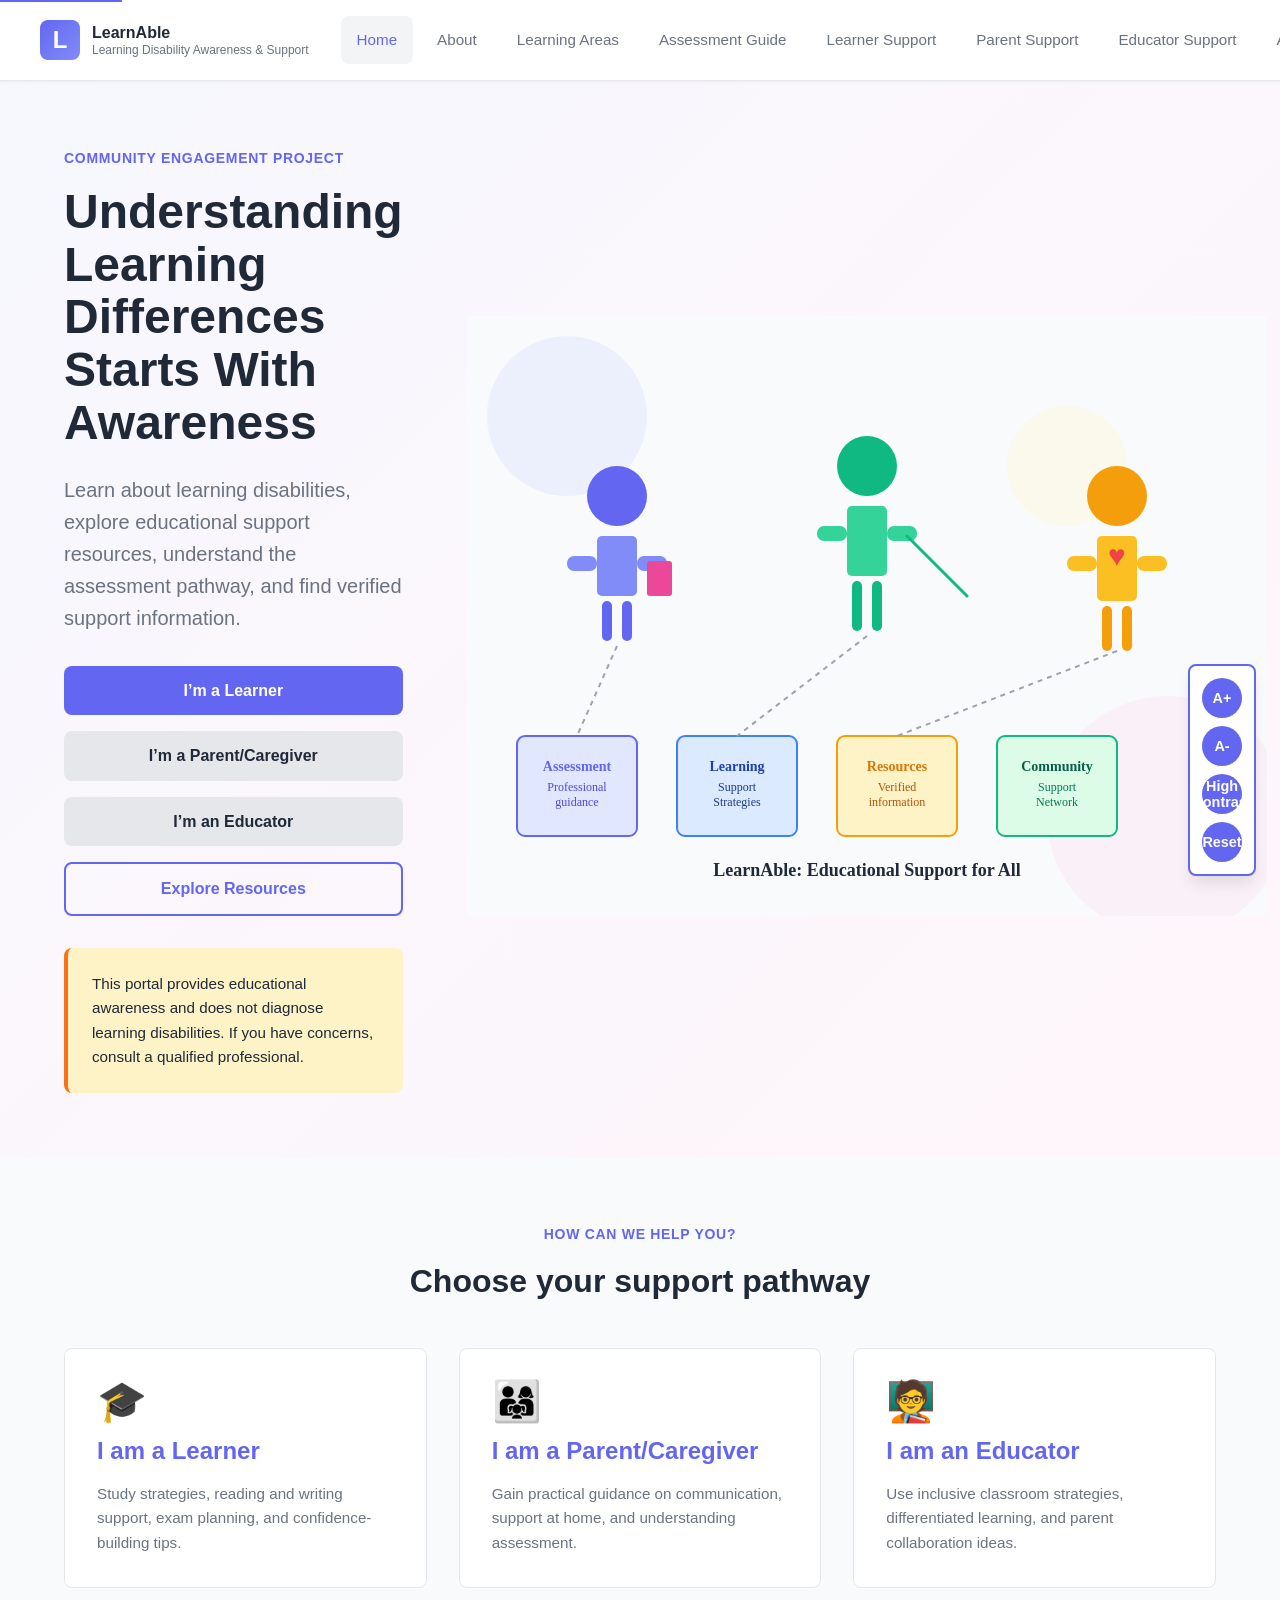
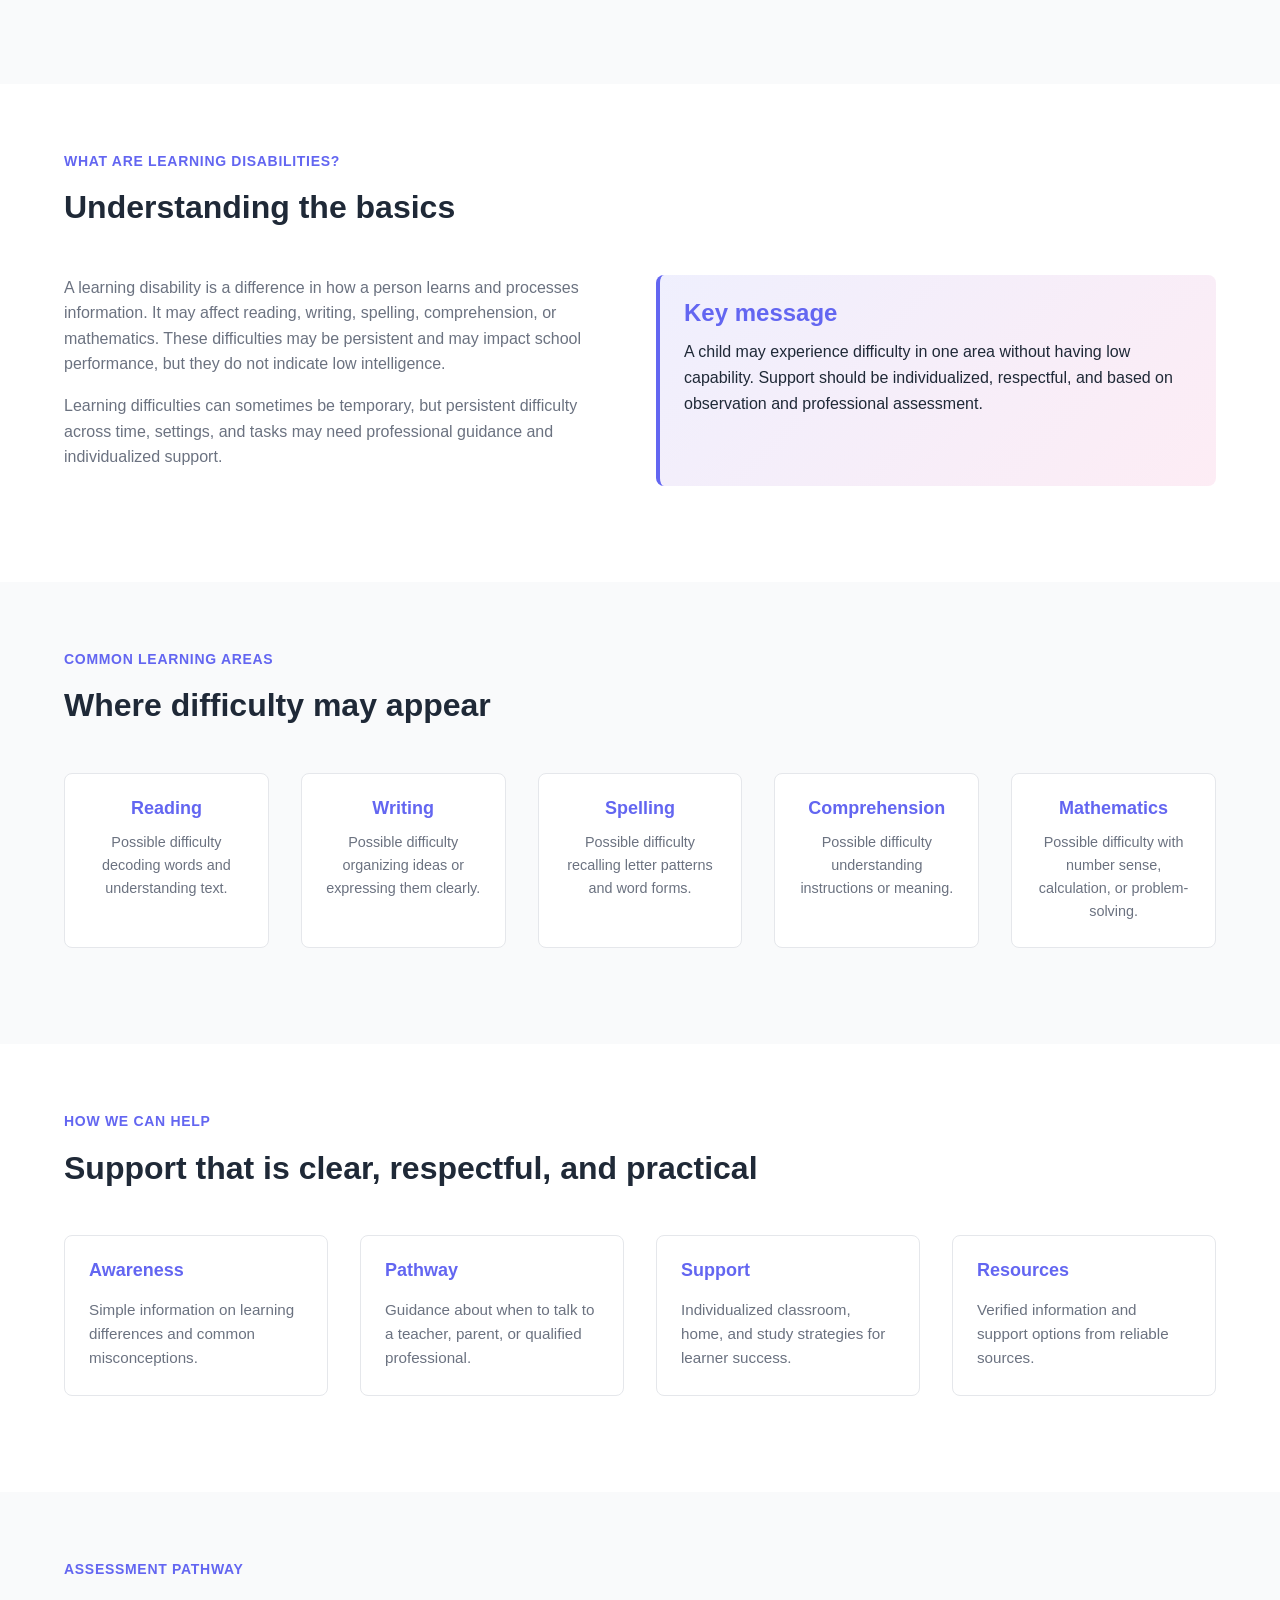
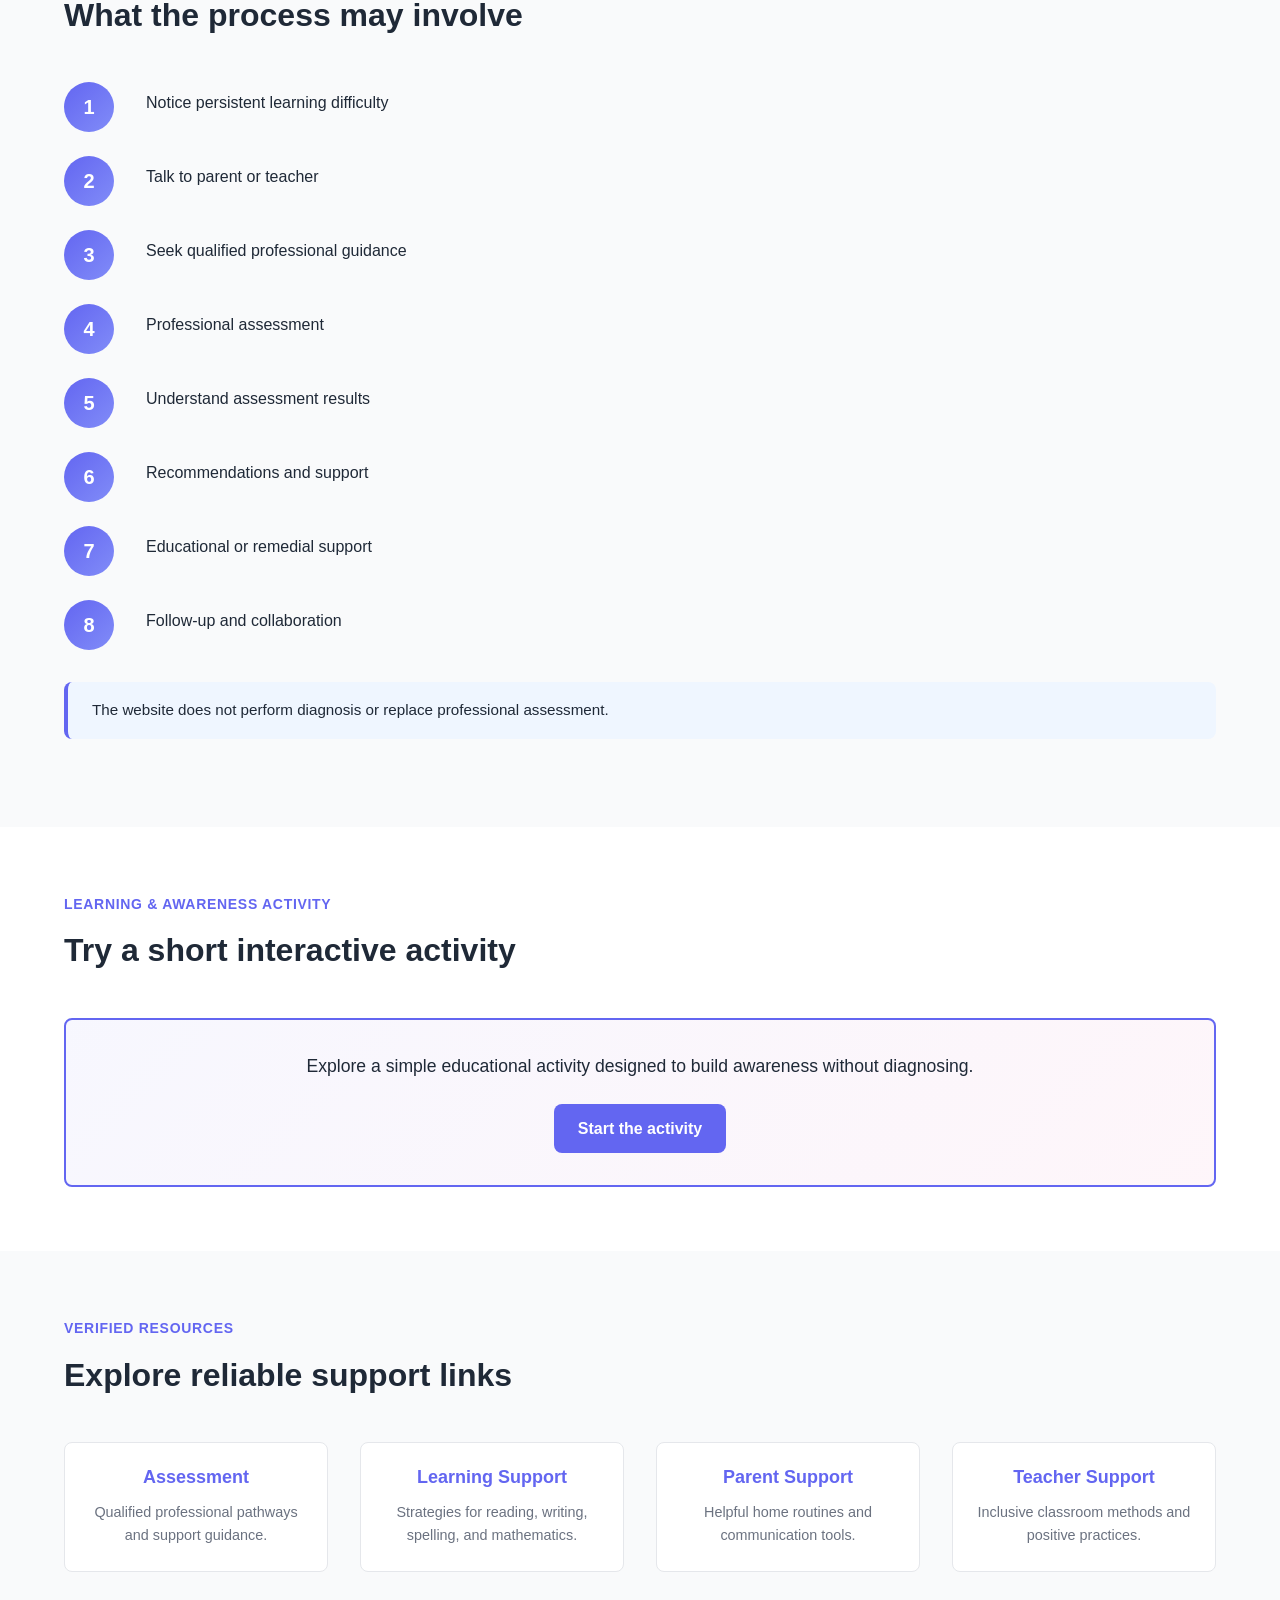
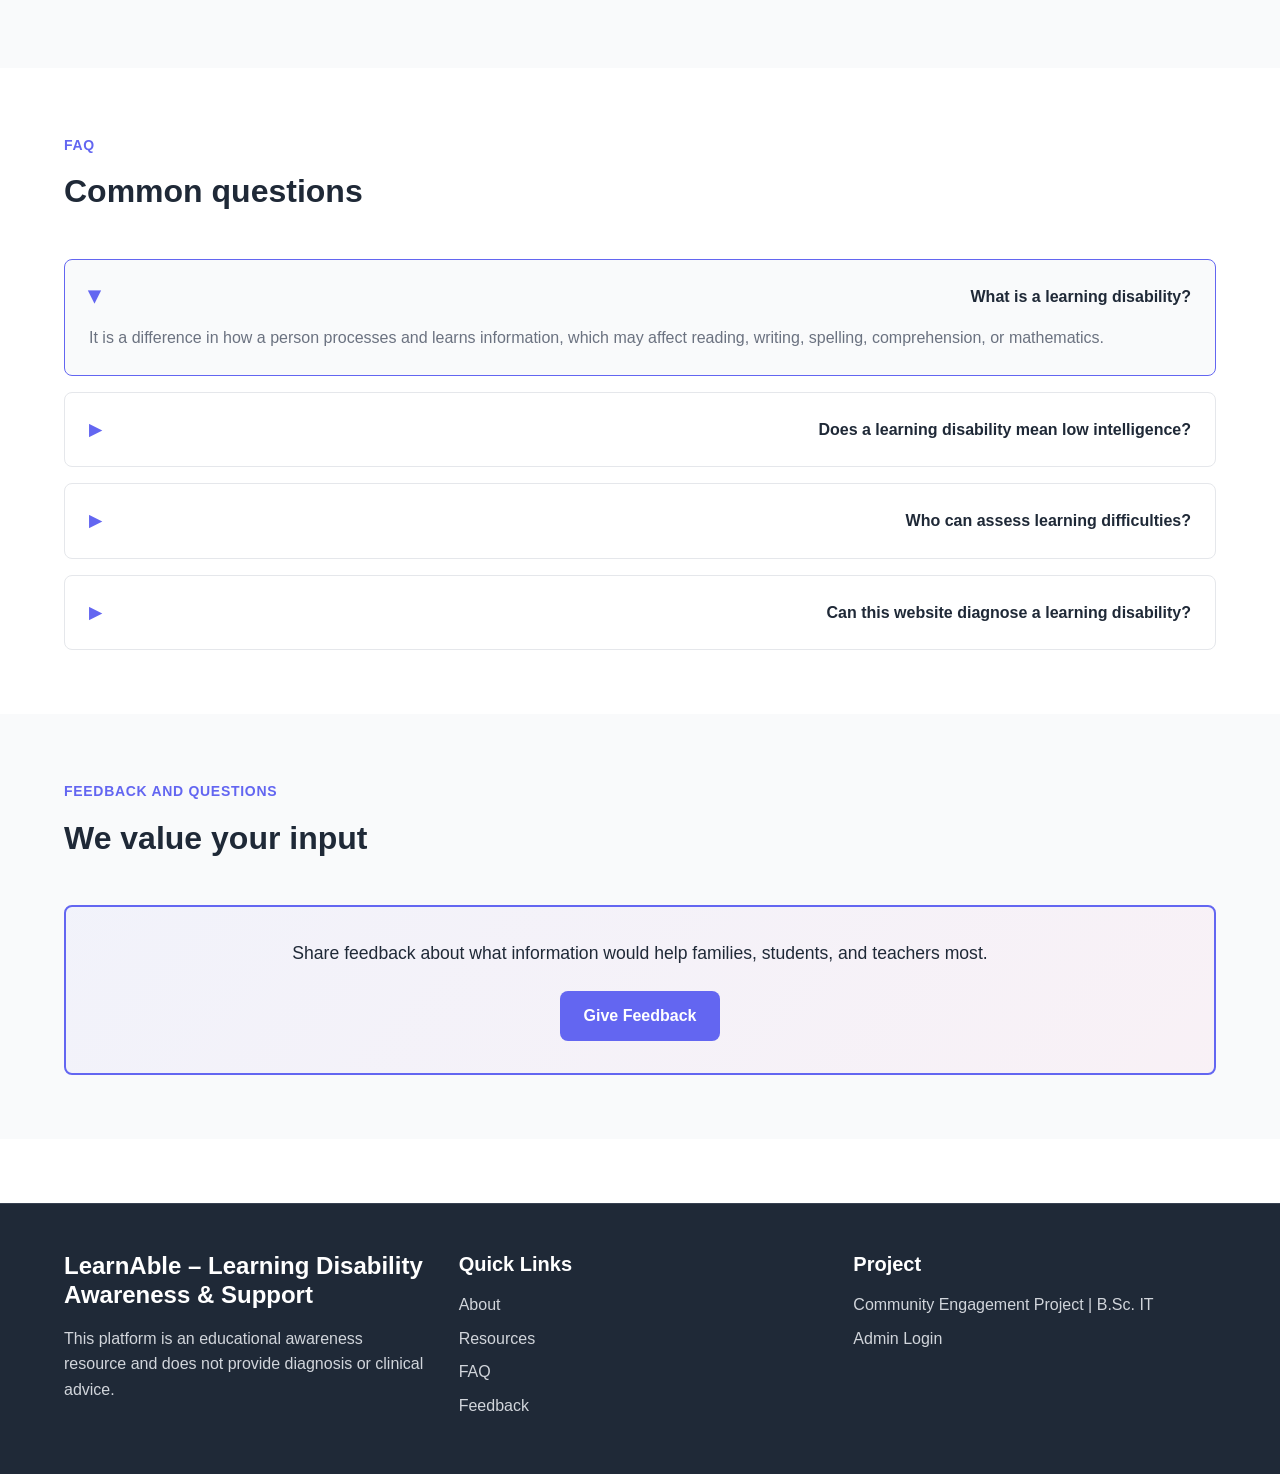
<file: index.html>
<!DOCTYPE html>
<html lang="en">
  <head>
    <meta charset="UTF-8" />
    <meta name="viewport" content="width=device-width, initial-scale=1.0" />
    <meta
      name="description"
      content="LearnAble is a community awareness and support portal for understanding learning differences, assessment guidance, and educational resources."
    />
    <title>LearnAble | Learning Disability Awareness & Support</title>
    <link rel="manifest" href="manifest.json" />
    <link rel="icon" href="images/hero-illustration.svg" type="image/svg+xml" />
    <link rel="stylesheet" href="css/style.css" />
  </head>
  <body>
    <a class="skip-link" href="#main-content">Skip to content</a>

    <header class="site-header">
      <div class="container nav-wrapper">
        <a class="brand" href="index.html" aria-label="LearnAble home">
          <span class="brand-mark">L</span>
          <span>
            <strong>LearnAble</strong>
            <small>Learning Disability Awareness & Support</small>
          </span>
        </a>

        <button class="nav-toggle" aria-label="Toggle navigation" aria-expanded="false">☰</button>

        <nav class="main-nav" aria-label="Main navigation">
          <a href="index.html" class="active">Home</a>
          <a href="about.html">About</a>
          <a href="learning-areas.html">Learning Areas</a>
          <a href="assessment.html">Assessment Guide</a>
          <a href="learner.html">Learner Support</a>
          <a href="parent.html">Parent Support</a>
          <a href="educator.html">Educator Support</a>
          <a href="activities.html">Activities</a>
          <a href="resources.html">Resources</a>
          <a href="faq.html">FAQ</a>
          <a href="feedback.html">Feedback</a>
        </nav>

        <div class="toolbar-group">
          <label class="language-selector" aria-label="Language selector">
            <span>Language</span>
            <select id="languageSelector">
              <option value="en">English</option>
              <option value="mr">Marathi</option>
              <option value="hi">Hindi</option>
            </select>
          </label>
        </div>
      </div>
    </header>

    <main id="main-content">
      <section class="hero">
        <div class="container hero-grid">
          <div class="hero-copy">
            <p class="eyebrow">Community Engagement Project</p>
            <h1>Understanding Learning Differences Starts With Awareness</h1>
            <p class="lead">
              Learn about learning disabilities, explore educational support resources,
              understand the assessment pathway, and find verified support information.
            </p>
            <div class="hero-actions">
              <a href="#user-help" class="btn btn-primary">I’m a Learner</a>
              <a href="#user-help" class="btn btn-secondary">I’m a Parent/Caregiver</a>
              <a href="#user-help" class="btn btn-secondary">I’m an Educator</a>
              <a href="resources.html" class="btn btn-outline">Explore Resources</a>
            </div>
            <div class="disclaimer-box" role="note" aria-label="Important health and information disclaimer">
              This portal provides educational awareness and does not diagnose learning disabilities. If you have concerns, consult a qualified professional.
            </div>
          </div>

          <div class="hero-visual" aria-label="Illustration representing educational support and awareness">
            <img src="images/hero-illustration.svg" alt="Illustration of learners, teachers, and support resources" />
          </div>
        </div>
      </section>

      <section id="user-help" class="section section-soft">
        <div class="container">
          <div class="section-heading center">
            <p class="eyebrow">How can we help you?</p>
            <h2>Choose your support pathway</h2>
          </div>

          <div class="card-grid three-up">
            <a class="info-card" href="learner.html">
              <div class="icon-badge">🎓</div>
              <h3>I am a Learner</h3>
              <p>Study strategies, reading and writing support, exam planning, and confidence-building tips.</p>
            </a>

            <a class="info-card" href="parent.html">
              <div class="icon-badge">👨‍👩‍👧</div>
              <h3>I am a Parent/Caregiver</h3>
              <p>Gain practical guidance on communication, support at home, and understanding assessment.</p>
            </a>

            <a class="info-card" href="educator.html">
              <div class="icon-badge">🧑‍🏫</div>
              <h3>I am an Educator</h3>
              <p>Use inclusive classroom strategies, differentiated learning, and parent collaboration ideas.</p>
            </a>
          </div>
        </div>
      </section>

      <section class="section">
        <div class="container">
          <div class="section-heading">
            <p class="eyebrow">What are learning disabilities?</p>
            <h2>Understanding the basics</h2>
          </div>

          <div class="text-grid two-up">
            <div>
              <p>
                A learning disability is a difference in how a person learns and processes information.
                It may affect reading, writing, spelling, comprehension, or mathematics. These difficulties
                may be persistent and may impact school performance, but they do not indicate low intelligence.
              </p>
              <p>
                Learning difficulties can sometimes be temporary, but persistent difficulty across time,
                settings, and tasks may need professional guidance and individualized support.
              </p>
            </div>
            <div class="highlight-box">
              <h3>Key message</h3>
              <p>
                A child may experience difficulty in one area without having low capability. Support should be
                individualized, respectful, and based on observation and professional assessment.
              </p>
            </div>
          </div>
        </div>
      </section>

      <section class="section section-soft">
        <div class="container">
          <div class="section-heading">
            <p class="eyebrow">Common learning areas</p>
            <h2>Where difficulty may appear</h2>
          </div>

          <div class="card-grid five-up">
            <div class="mini-card"><h3>Reading</h3><p>Possible difficulty decoding words and understanding text.</p></div>
            <div class="mini-card"><h3>Writing</h3><p>Possible difficulty organizing ideas or expressing them clearly.</p></div>
            <div class="mini-card"><h3>Spelling</h3><p>Possible difficulty recalling letter patterns and word forms.</p></div>
            <div class="mini-card"><h3>Comprehension</h3><p>Possible difficulty understanding instructions or meaning.</p></div>
            <div class="mini-card"><h3>Mathematics</h3><p>Possible difficulty with number sense, calculation, or problem-solving.</p></div>
          </div>
        </div>
      </section>

      <section class="section">
        <div class="container">
          <div class="section-heading">
            <p class="eyebrow">How we can help</p>
            <h2>Support that is clear, respectful, and practical</h2>
          </div>

          <div class="card-grid four-up">
            <div class="info-card small-card">
              <h3>Awareness</h3>
              <p>Simple information on learning differences and common misconceptions.</p>
            </div>
            <div class="info-card small-card">
              <h3>Pathway</h3>
              <p>Guidance about when to talk to a teacher, parent, or qualified professional.</p>
            </div>
            <div class="info-card small-card">
              <h3>Support</h3>
              <p>Individualized classroom, home, and study strategies for learner success.</p>
            </div>
            <div class="info-card small-card">
              <h3>Resources</h3>
              <p>Verified information and support options from reliable sources.</p>
            </div>
          </div>
        </div>
      </section>

      <section class="section section-soft">
        <div class="container">
          <div class="section-heading">
            <p class="eyebrow">Assessment pathway</p>
            <h2>What the process may involve</h2>
          </div>

          <div class="timeline">
            <div class="timeline-item"><span>1</span><p>Notice persistent learning difficulty</p></div>
            <div class="timeline-item"><span>2</span><p>Talk to parent or teacher</p></div>
            <div class="timeline-item"><span>3</span><p>Seek qualified professional guidance</p></div>
            <div class="timeline-item"><span>4</span><p>Professional assessment</p></div>
            <div class="timeline-item"><span>5</span><p>Understand assessment results</p></div>
            <div class="timeline-item"><span>6</span><p>Recommendations and support</p></div>
            <div class="timeline-item"><span>7</span><p>Educational or remedial support</p></div>
            <div class="timeline-item"><span>8</span><p>Follow-up and collaboration</p></div>
          </div>

          <p class="note-block">
            The website does not perform diagnosis or replace professional assessment.
          </p>
        </div>
      </section>

      <section class="section">
        <div class="container">
          <div class="section-heading">
            <p class="eyebrow">Learning & awareness activity</p>
            <h2>Try a short interactive activity</h2>
          </div>

          <div class="cta-box">
            <p>Explore a simple educational activity designed to build awareness without diagnosing.</p>
            <a href="activities.html" class="btn btn-primary">Start the activity</a>
          </div>
        </div>
      </section>

      <section class="section section-soft">
        <div class="container">
          <div class="section-heading">
            <p class="eyebrow">Verified resources</p>
            <h2>Explore reliable support links</h2>
          </div>

          <div class="card-grid four-up">
            <div class="mini-card"><h3>Assessment</h3><p>Qualified professional pathways and support guidance.</p></div>
            <div class="mini-card"><h3>Learning Support</h3><p>Strategies for reading, writing, spelling, and mathematics.</p></div>
            <div class="mini-card"><h3>Parent Support</h3><p>Helpful home routines and communication tools.</p></div>
            <div class="mini-card"><h3>Teacher Support</h3><p>Inclusive classroom methods and positive practices.</p></div>
          </div>
        </div>
      </section>

      <section class="section" id="faq-home">
        <div class="container">
          <div class="section-heading">
            <p class="eyebrow">FAQ</p>
            <h2>Common questions</h2>
          </div>

          <div class="faq-list">
            <details open>
              <summary>What is a learning disability?</summary>
              <p>It is a difference in how a person processes and learns information, which may affect reading, writing, spelling, comprehension, or mathematics.</p>
            </details>
            <details>
              <summary>Does a learning disability mean low intelligence?</summary>
              <p>No. A learning difference does not indicate low intelligence. It suggests an individual may need support that matches their learning profile.</p>
            </details>
            <details>
              <summary>Who can assess learning difficulties?</summary>
              <p>Qualified educational psychologists, special educators, and other trained professionals may assess concerns and guide next steps.</p>
            </details>
            <details>
              <summary>Can this website diagnose a learning disability?</summary>
              <p>No. This portal is educational and informational only. It does not diagnose or replace professional assessment.</p>
            </details>
          </div>
        </div>
      </section>

      <section class="section section-soft">
        <div class="container">
          <div class="section-heading">
            <p class="eyebrow">Feedback and questions</p>
            <h2>We value your input</h2>
          </div>

          <div class="cta-box">
            <p>Share feedback about what information would help families, students, and teachers most.</p>
            <a href="feedback.html" class="btn btn-primary">Give Feedback</a>
          </div>
        </div>
      </section>
    </main>

    <footer class="site-footer">
      <div class="container footer-grid">
        <div>
          <h3>LearnAble – Learning Disability Awareness & Support</h3>
          <p>This platform is an educational awareness resource and does not provide diagnosis or clinical advice.</p>
        </div>

        <div>
          <h4>Quick Links</h4>
          <ul>
            <li><a href="about.html">About</a></li>
            <li><a href="resources.html">Resources</a></li>
            <li><a href="faq.html">FAQ</a></li>
            <li><a href="feedback.html">Feedback</a></li>
          </ul>
        </div>

        <div>
          <h4>Project</h4>
          <p>Community Engagement Project | B.Sc. IT</p>
          <p><a href="login.html">Admin Login</a></p>
        </div>
      </div>
    </footer>

    <div class="accessibility-toolbar" aria-label="Accessibility toolbar">
      <button type="button" id="increaseText">A+</button>
      <button type="button" id="decreaseText">A-</button>
      <button type="button" id="toggleContrast">High Contrast</button>
      <button type="button" id="resetAccessibility">Reset</button>
    </div>

    <script src="js/app.js"></script>
    <script src="js/accessibility.js"></script>
    <script>
      if ('serviceWorker' in navigator) {
        window.addEventListener('load', () => {
          navigator.serviceWorker.register('./service-worker.js').catch(() => {
            console.info('Service worker registration skipped in this environment.');
          });
        });
      }
    </script>
  </body>
</html>
</file>
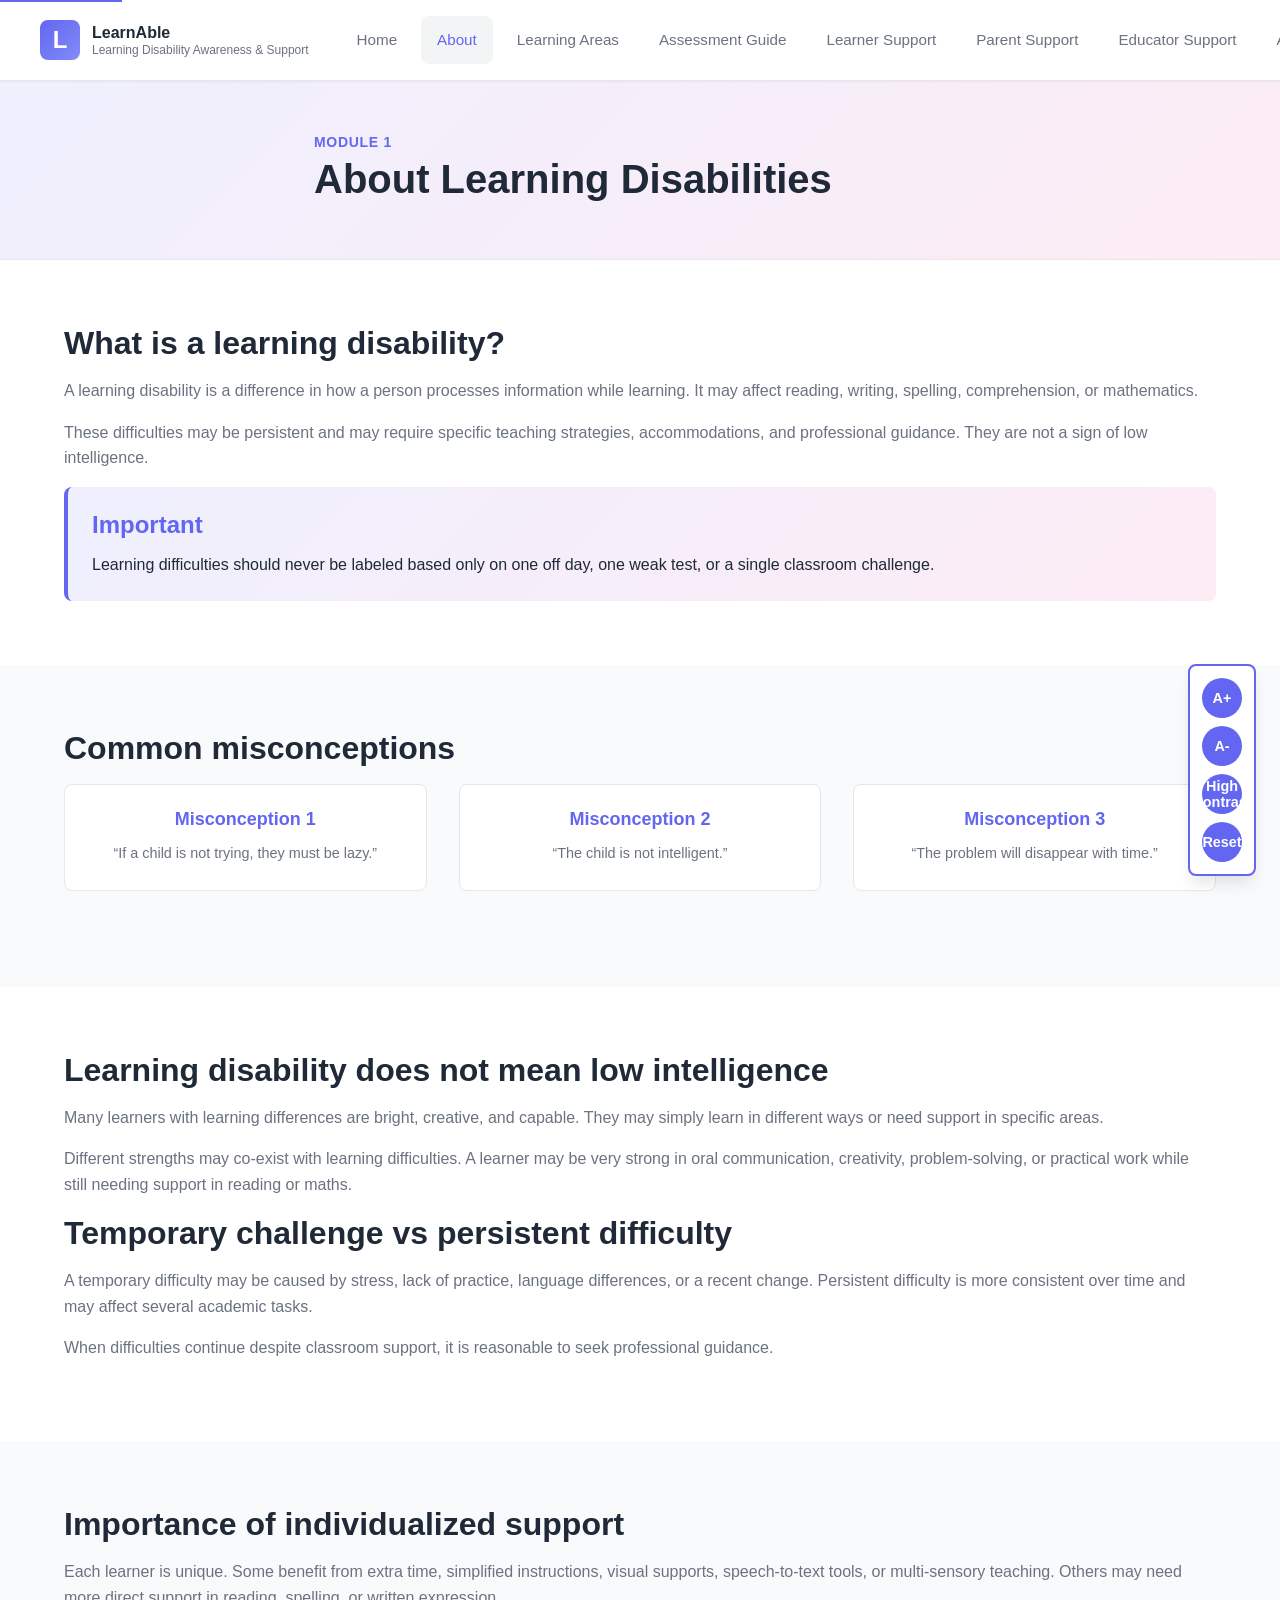
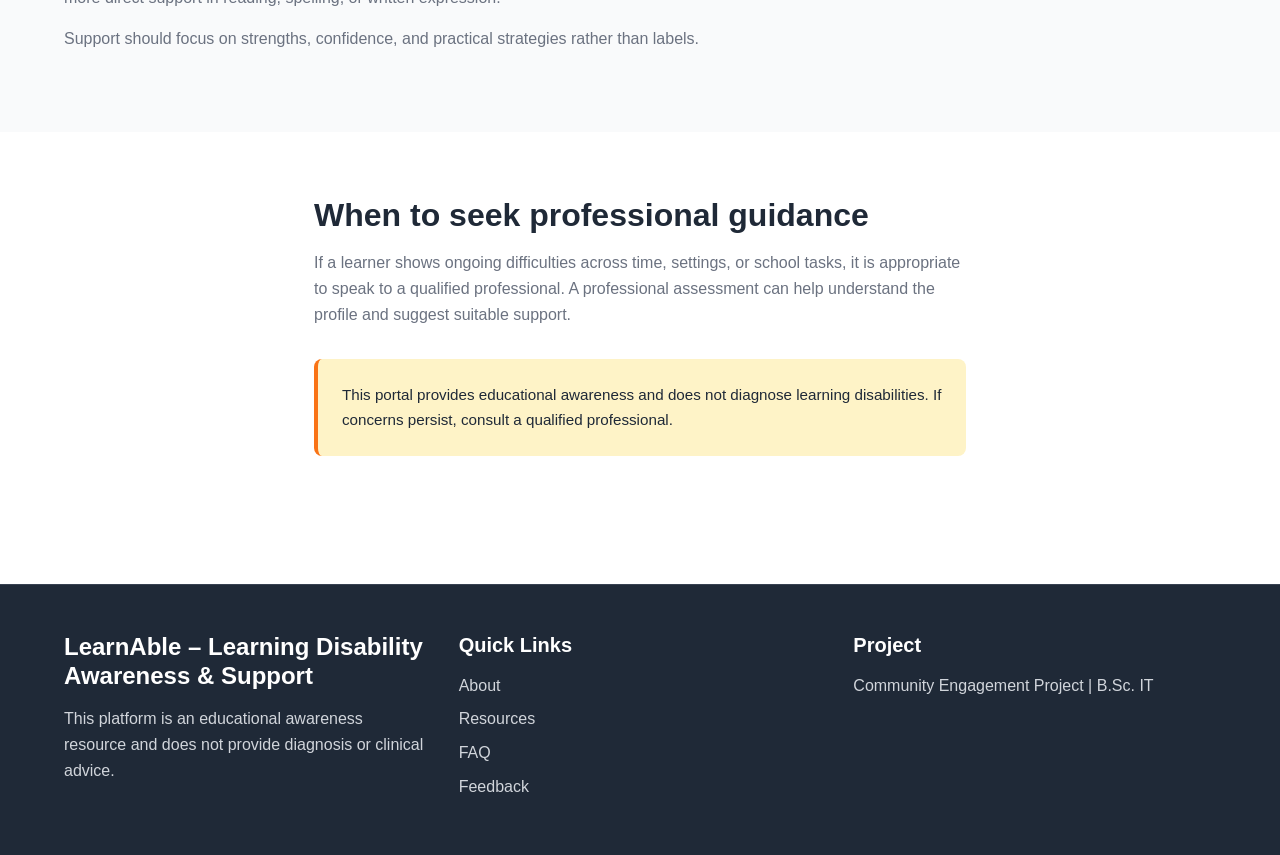
<file: about.html>
<!DOCTYPE html>
<html lang="en">
  <head>
    <meta charset="UTF-8" />
    <meta name="viewport" content="width=device-width, initial-scale=1.0" />
    <title>About Learning Disabilities | LearnAble</title>
    <link rel="manifest" href="manifest.json" />
    <link rel="stylesheet" href="css/style.css" />
  </head>
  <body>
    <a class="skip-link" href="#main-content">Skip to content</a>
    <header class="site-header">
      <div class="container nav-wrapper">
        <a class="brand" href="index.html">
          <span class="brand-mark">L</span>
          <span><strong>LearnAble</strong><small>Learning Disability Awareness & Support</small></span>
        </a>
        <button class="nav-toggle" aria-label="Toggle navigation" aria-expanded="false">☰</button>
        <nav class="main-nav" aria-label="Main navigation">
          <a href="index.html">Home</a>
          <a href="about.html" class="active">About</a>
          <a href="learning-areas.html">Learning Areas</a>
          <a href="assessment.html">Assessment Guide</a>
          <a href="learner.html">Learner Support</a>
          <a href="parent.html">Parent Support</a>
          <a href="educator.html">Educator Support</a>
          <a href="activities.html">Activities</a>
          <a href="resources.html">Resources</a>
          <a href="faq.html">FAQ</a>
          <a href="feedback.html">Feedback</a>
        </nav>
        <div class="toolbar-group">
          <label class="language-selector">
            <span>Language</span>
            <select id="languageSelector">
              <option value="en">English</option>
              <option value="mr">Marathi</option>
              <option value="hi">Hindi</option>
            </select>
          </label>
        </div>
      </div>
    </header>

    <main id="main-content" class="page-shell">
      <section class="page-hero">
        <div class="container narrow">
          <p class="eyebrow">Module 1</p>
          <h1>About Learning Disabilities</h1>
        </div>
      </section>

      <section class="section">
        <div class="container two-col">
          <div>
            <h2>What is a learning disability?</h2>
            <p>A learning disability is a difference in how a person processes information while learning. It may affect reading, writing, spelling, comprehension, or mathematics.</p>
            <p>These difficulties may be persistent and may require specific teaching strategies, accommodations, and professional guidance. They are not a sign of low intelligence.</p>
          </div>
          <div class="highlight-box">
            <h3>Important</h3>
            <p>Learning difficulties should never be labeled based only on one off day, one weak test, or a single classroom challenge.</p>
          </div>
        </div>
      </section>

      <section class="section section-soft">
        <div class="container">
          <h2>Common misconceptions</h2>
          <div class="card-grid three-up">
            <div class="mini-card">
              <h3>Misconception 1</h3>
              <p>“If a child is not trying, they must be lazy.”</p>
            </div>
            <div class="mini-card">
              <h3>Misconception 2</h3>
              <p>“The child is not intelligent.”</p>
            </div>
            <div class="mini-card">
              <h3>Misconception 3</h3>
              <p>“The problem will disappear with time.”</p>
            </div>
          </div>
        </div>
      </section>

      <section class="section">
        <div class="container two-col">
          <div>
            <h2>Learning disability does not mean low intelligence</h2>
            <p>Many learners with learning differences are bright, creative, and capable. They may simply learn in different ways or need support in specific areas.</p>
            <p>Different strengths may co-exist with learning difficulties. A learner may be very strong in oral communication, creativity, problem-solving, or practical work while still needing support in reading or maths.</p>
          </div>
          <div>
            <h2>Temporary challenge vs persistent difficulty</h2>
            <p>A temporary difficulty may be caused by stress, lack of practice, language differences, or a recent change. Persistent difficulty is more consistent over time and may affect several academic tasks.</p>
            <p>When difficulties continue despite classroom support, it is reasonable to seek professional guidance.</p>
          </div>
        </div>
      </section>

      <section class="section section-soft">
        <div class="container">
          <h2>Importance of individualized support</h2>
          <p>Each learner is unique. Some benefit from extra time, simplified instructions, visual supports, speech-to-text tools, or multi-sensory teaching. Others may need more direct support in reading, spelling, or written expression.</p>
          <p>Support should focus on strengths, confidence, and practical strategies rather than labels.</p>
        </div>
      </section>

      <section class="section">
        <div class="container narrow">
          <h2>When to seek professional guidance</h2>
          <p>If a learner shows ongoing difficulties across time, settings, or school tasks, it is appropriate to speak to a qualified professional. A professional assessment can help understand the profile and suggest suitable support.</p>
          <div class="disclaimer-box">This portal provides educational awareness and does not diagnose learning disabilities. If concerns persist, consult a qualified professional.</div>
        </div>
      </section>
    </main>

    <footer class="site-footer">
      <div class="container footer-grid">
        <div>
          <h3>LearnAble – Learning Disability Awareness & Support</h3>
          <p>This platform is an educational awareness resource and does not provide diagnosis or clinical advice.</p>
        </div>
        <div>
          <h4>Quick Links</h4>
          <ul>
            <li><a href="about.html">About</a></li>
            <li><a href="resources.html">Resources</a></li>
            <li><a href="faq.html">FAQ</a></li>
            <li><a href="feedback.html">Feedback</a></li>
          </ul>
        </div>
        <div>
          <h4>Project</h4>
          <p>Community Engagement Project | B.Sc. IT</p>
        </div>
      </div>
    </footer>

    <div class="accessibility-toolbar" aria-label="Accessibility toolbar">
      <button type="button" id="increaseText">A+</button>
      <button type="button" id="decreaseText">A-</button>
      <button type="button" id="toggleContrast">High Contrast</button>
      <button type="button" id="resetAccessibility">Reset</button>
    </div>

    <script src="js/app.js"></script>
    <script src="js/accessibility.js"></script>
  </body>
</html>
</file>
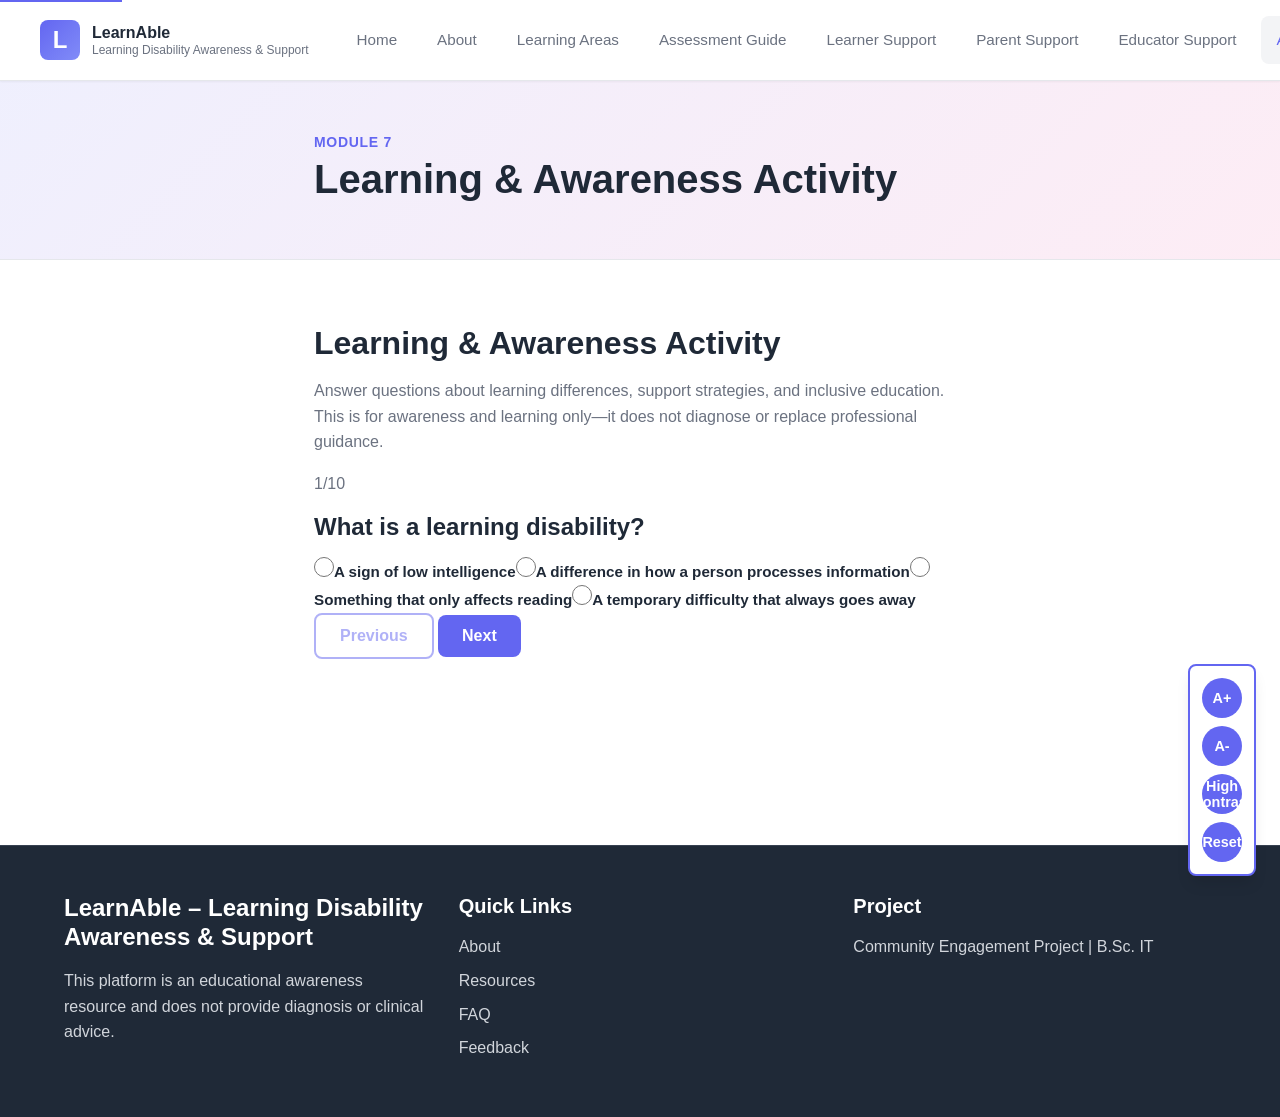
<file: activities.html>
<!DOCTYPE html>
<html lang="en">
  <head>
    <meta charset="UTF-8" />
    <meta name="viewport" content="width=device-width, initial-scale=1.0" />
    <title>Learning Activity | LearnAble</title>
    <link rel="manifest" href="manifest.json" />
    <link rel="stylesheet" href="css/style.css" />
  </head>
  <body>
    <a class="skip-link" href="#main-content">Skip to content</a>
    <header class="site-header">
      <div class="container nav-wrapper">
        <a class="brand" href="index.html">
          <span class="brand-mark">L</span>
          <span><strong>LearnAble</strong><small>Learning Disability Awareness & Support</small></span>
        </a>
        <button class="nav-toggle" aria-label="Toggle navigation" aria-expanded="false">☰</button>
        <nav class="main-nav" aria-label="Main navigation">
          <a href="index.html">Home</a>
          <a href="about.html">About</a>
          <a href="learning-areas.html">Learning Areas</a>
          <a href="assessment.html">Assessment Guide</a>
          <a href="learner.html">Learner Support</a>
          <a href="parent.html">Parent Support</a>
          <a href="educator.html">Educator Support</a>
          <a href="activities.html" class="active">Activities</a>
          <a href="resources.html">Resources</a>
          <a href="faq.html">FAQ</a>
          <a href="feedback.html">Feedback</a>
        </nav>
        <div class="toolbar-group">
          <label class="language-selector">
            <span>Language</span>
            <select id="languageSelector">
              <option value="en">English</option>
              <option value="mr">Marathi</option>
              <option value="hi">Hindi</option>
            </select>
          </label>
        </div>
      </div>
    </header>

    <main id="main-content" class="page-shell">
      <section class="page-hero">
        <div class="container narrow">
          <p class="eyebrow">Module 7</p>
          <h1>Learning & Awareness Activity</h1>
        </div>
      </section>

      <section class="section">
        <div class="container narrow">
          <div class="activity-container">
            <div id="activityQuiz" class="quiz-mode">
              <div class="quiz-header">
                <h2 id="quizTitle">Learning & Awareness Activity</h2>
                <p class="quiz-instruction">Answer questions about learning differences, support strategies, and inclusive education. This is for awareness and learning only—it does not diagnose or replace professional guidance.</p>
                <div class="progress-bar">
                  <div id="progressFill" class="progress-fill"></div>
                </div>
                <p class="progress-text"><span id="currentQuestion">1</span>/<span id="totalQuestions">10</span></p>
              </div>

              <div id="questionContainer" class="question-container">
                <!-- Questions populated by JavaScript -->
              </div>

              <div class="quiz-actions">
                <button id="prevBtn" class="btn btn-outline" disabled>Previous</button>
                <button id="nextBtn" class="btn btn-primary">Next</button>
              </div>
            </div>

            <div id="activityResults" class="results-mode hidden">
              <div class="results-card">
                <h2>Your Activity Result</h2>
                <div class="score-display">
                  <div class="score-circle">
                    <span id="scorePercentage">0</span>%
                  </div>
                  <p id="scoreMessage">Your score</p>
                </div>

                <div class="result-feedback">
                  <h3>What this means</h3>
                  <p id="resultText">Feedback will appear here based on your responses.</p>
                </div>

                <div class="disclaimer-box">
                  <strong>Important:</strong> Your result is for learning and awareness only. It does not indicate whether you or anyone else has a learning disability. If concerns persist, consult a qualified professional.
                </div>

                <div class="suggested-resources">
                  <h3>Suggested learning resources</h3>
                  <ul id="resourceList">
                    <li><a href="about.html">Learn more about learning disabilities</a></li>
                    <li><a href="learning-areas.html">Explore common learning areas</a></li>
                    <li><a href="resources.html">Browse verified resources</a></li>
                  </ul>
                </div>

                <button id="restartBtn" class="btn btn-primary">Restart Activity</button>
              </div>
            </div>
          </div>
        </div>
      </section>
    </main>

    <footer class="site-footer">
      <div class="container footer-grid">
        <div>
          <h3>LearnAble – Learning Disability Awareness & Support</h3>
          <p>This platform is an educational awareness resource and does not provide diagnosis or clinical advice.</p>
        </div>
        <div>
          <h4>Quick Links</h4>
          <ul>
            <li><a href="about.html">About</a></li>
            <li><a href="resources.html">Resources</a></li>
            <li><a href="faq.html">FAQ</a></li>
            <li><a href="feedback.html">Feedback</a></li>
          </ul>
        </div>
        <div>
          <h4>Project</h4>
          <p>Community Engagement Project | B.Sc. IT</p>
        </div>
      </div>
    </footer>

    <div class="accessibility-toolbar" aria-label="Accessibility toolbar">
      <button type="button" id="increaseText">A+</button>
      <button type="button" id="decreaseText">A-</button>
      <button type="button" id="toggleContrast">High Contrast</button>
      <button type="button" id="resetAccessibility">Reset</button>
    </div>

    <script src="js/app.js"></script>
    <script src="js/activities.js"></script>
    <script src="js/accessibility.js"></script>
  </body>
</html>
</file>
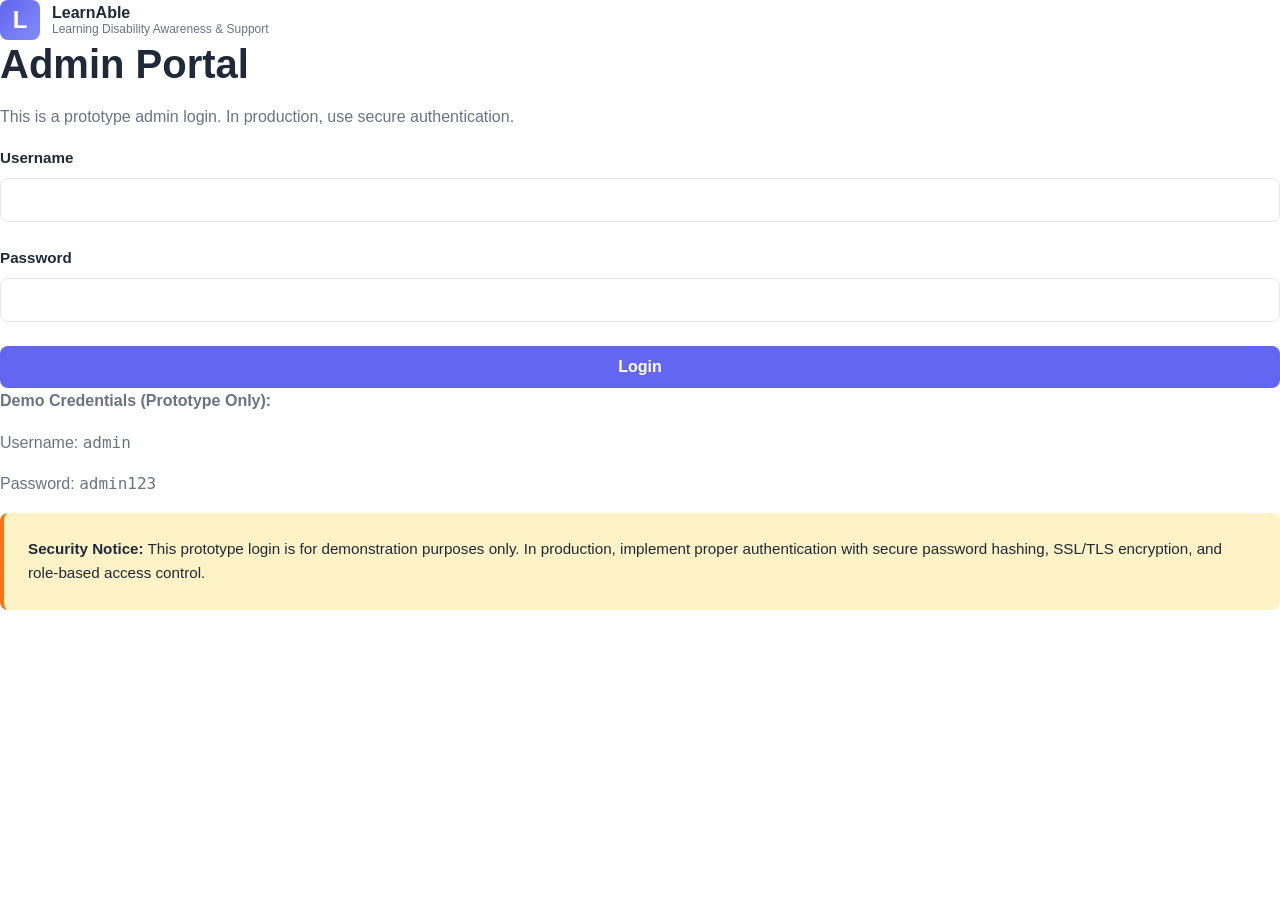
<file: admin.html>
<!DOCTYPE html>
<html lang="en">
  <head>
    <meta charset="UTF-8" />
    <meta name="viewport" content="width=device-width, initial-scale=1.0" />
    <title>Admin Dashboard | LearnAble</title>
    <link rel="manifest" href="manifest.json" />
    <link rel="stylesheet" href="css/style.css" />
  </head>
  <body class="admin-page">
    <div class="admin-container">
      <aside class="admin-sidebar">
        <div class="admin-header">
          <a class="brand" href="index.html">
            <span class="brand-mark">L</span>
            <span><strong>LearnAble</strong><small>Admin</small></span>
          </a>
        </div>
        <nav class="admin-nav">
          <a href="#dashboard" class="nav-item active">Dashboard</a>
          <a href="#resources-mgmt" class="nav-item">Manage Resources</a>
          <a href="#feedback-view" class="nav-item">View Feedback</a>
          <a href="#activities-view" class="nav-item">View Activities</a>
          <a href="javascript:handleAdminLogout()" class="nav-item logout">Logout</a>
        </nav>
      </aside>

      <main class="admin-main">
        <div class="admin-header-bar">
          <h1>Admin Dashboard</h1>
          <p>Manage resources, view feedback, and monitor activity.</p>
        </div>

        <section id="dashboard" class="admin-section active">
          <h2>Dashboard Overview</h2>
          <div class="stats-grid">
            <div class="stat-card">
              <h3 id="totalResources">0</h3>
              <p>Total Resources</p>
            </div>
            <div class="stat-card">
              <h3 id="totalFeedback">0</h3>
              <p>Total Feedback Entries</p>
            </div>
            <div class="stat-card">
              <h3 id="totalActivities">0</h3>
              <p>Activities Completed</p>
            </div>
            <div class="stat-card">
              <h3>Prototype</h3>
              <p>Using localStorage</p>
            </div>
          </div>
        </section>

        <section id="resources-mgmt" class="admin-section">
          <h2>Manage Resources</h2>
          <div class="resource-management">
            <div class="form-card">
              <h3>Add New Resource</h3>
              <form id="addResourceForm" onsubmit="handleAddResource(event)">
                <div class="form-group">
                  <label for="resourceName">Resource Name *</label>
                  <input type="text" id="resourceName" required />
                </div>
                <div class="form-group">
                  <label for="resourceCategory">Category *</label>
                  <select id="resourceCategory" required>
                    <option value="">-- Select --</option>
                    <option value="Assessment">Assessment</option>
                    <option value="Learning Support">Learning Support</option>
                    <option value="Parent Support">Parent Support</option>
                    <option value="Teacher Support">Teacher Support</option>
                    <option value="Inclusive Education">Inclusive Education</option>
                    <option value="Awareness">Awareness</option>
                  </select>
                </div>
                <div class="form-group">
                  <label for="resourceDesc">Description *</label>
                  <textarea id="resourceDesc" rows="3" required></textarea>
                </div>
                <div class="form-group">
                  <label for="resourceWebsite">Website/URL *</label>
                  <input type="url" id="resourceWebsite" required />
                </div>
                <div class="form-group">
                  <label for="resourceSource">Source *</label>
                  <input type="text" id="resourceSource" required />
                </div>
                <button type="submit" class="btn btn-primary">Add Resource</button>
              </form>
            </div>

            <div class="resource-list-card">
              <h3>Resources</h3>
              <div class="filter-box">
                <input type="text" id="adminResourceSearch" placeholder="Search resources..." />
                <select id="adminCategoryFilter">
                  <option value="">All Categories</option>
                  <option value="Assessment">Assessment</option>
                  <option value="Learning Support">Learning Support</option>
                  <option value="Parent Support">Parent Support</option>
                  <option value="Teacher Support">Teacher Support</option>
                  <option value="Inclusive Education">Inclusive Education</option>
                  <option value="Awareness">Awareness</option>
                </select>
              </div>
              <div id="adminResourcesList" class="resources-grid">
                <!-- Resources populated by JavaScript -->
              </div>
            </div>
          </div>
        </section>

        <section id="feedback-view" class="admin-section">
          <h2>User Feedback</h2>
          <div id="feedbackList" class="feedback-list">
            <!-- Feedback populated by JavaScript -->
          </div>
          <div id="noFeedback" class="no-results">
            <p>No feedback received yet.</p>
          </div>
        </section>

        <section id="activities-view" class="admin-section">
          <h2>Activities</h2>
          <p>Activity statistics and completion data can be tracked here.</p>
        </section>
      </main>
    </div>

    <script src="js/app.js"></script>
    <script src="js/admin.js"></script>
  </body>
</html>
</file>
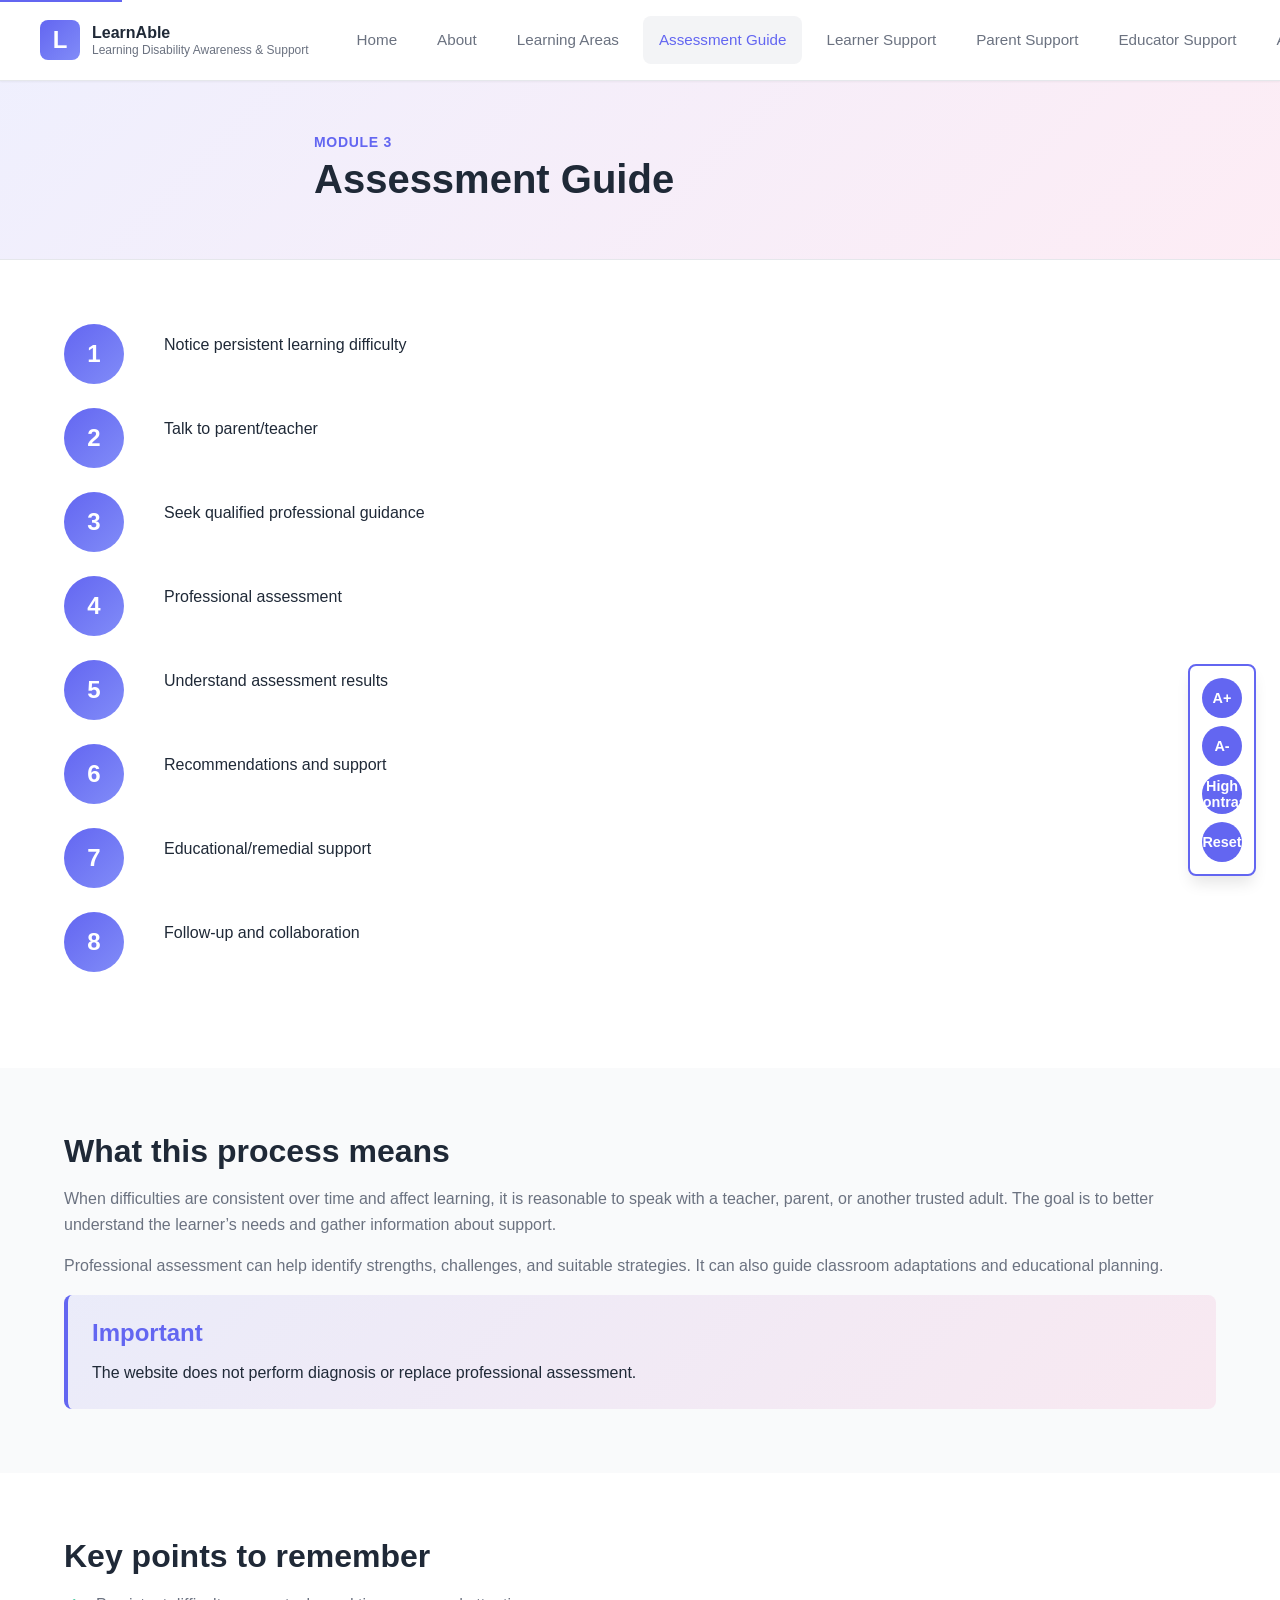
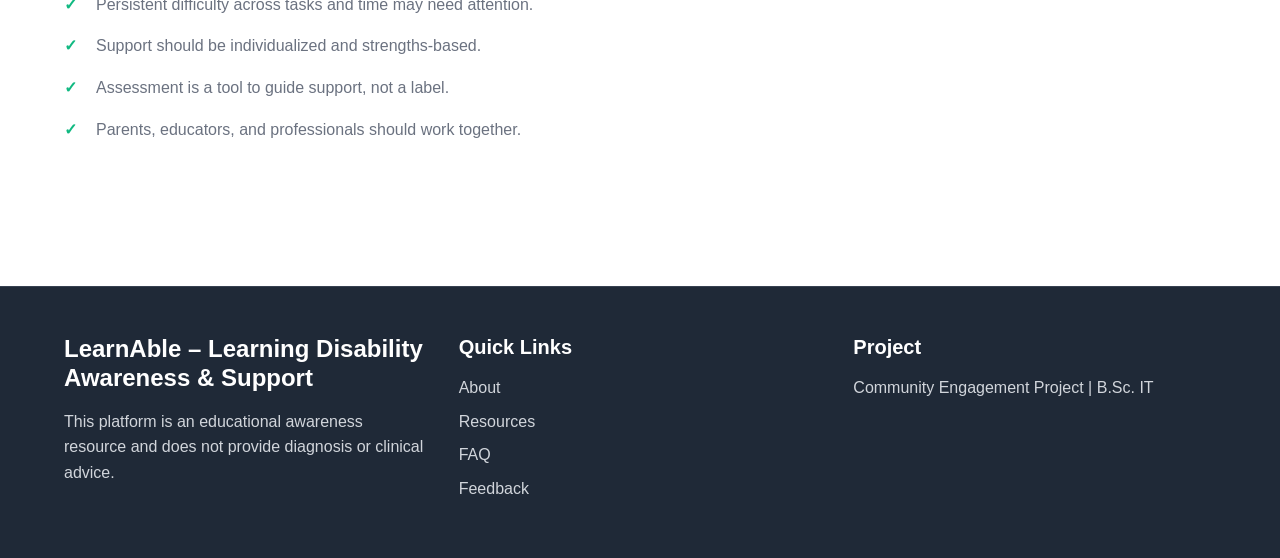
<file: assessment.html>
<!DOCTYPE html>
<html lang="en">
  <head>
    <meta charset="UTF-8" />
    <meta name="viewport" content="width=device-width, initial-scale=1.0" />
    <title>Assessment Guide | LearnAble</title>
    <link rel="manifest" href="manifest.json" />
    <link rel="stylesheet" href="css/style.css" />
  </head>
  <body>
    <a class="skip-link" href="#main-content">Skip to content</a>
    <header class="site-header">
      <div class="container nav-wrapper">
        <a class="brand" href="index.html">
          <span class="brand-mark">L</span>
          <span><strong>LearnAble</strong><small>Learning Disability Awareness & Support</small></span>
        </a>
        <button class="nav-toggle" aria-label="Toggle navigation" aria-expanded="false">☰</button>
        <nav class="main-nav" aria-label="Main navigation">
          <a href="index.html">Home</a>
          <a href="about.html">About</a>
          <a href="learning-areas.html">Learning Areas</a>
          <a href="assessment.html" class="active">Assessment Guide</a>
          <a href="learner.html">Learner Support</a>
          <a href="parent.html">Parent Support</a>
          <a href="educator.html">Educator Support</a>
          <a href="activities.html">Activities</a>
          <a href="resources.html">Resources</a>
          <a href="faq.html">FAQ</a>
          <a href="feedback.html">Feedback</a>
        </nav>
        <div class="toolbar-group">
          <label class="language-selector">
            <span>Language</span>
            <select id="languageSelector">
              <option value="en">English</option>
              <option value="mr">Marathi</option>
              <option value="hi">Hindi</option>
            </select>
          </label>
        </div>
      </div>
    </header>

    <main id="main-content" class="page-shell">
      <section class="page-hero">
        <div class="container narrow">
          <p class="eyebrow">Module 3</p>
          <h1>Assessment Guide</h1>
        </div>
      </section>

      <section class="section">
        <div class="container">
          <div class="timeline timeline-large">
            <div class="timeline-item"><span>1</span><p>Notice persistent learning difficulty</p></div>
            <div class="timeline-item"><span>2</span><p>Talk to parent/teacher</p></div>
            <div class="timeline-item"><span>3</span><p>Seek qualified professional guidance</p></div>
            <div class="timeline-item"><span>4</span><p>Professional assessment</p></div>
            <div class="timeline-item"><span>5</span><p>Understand assessment results</p></div>
            <div class="timeline-item"><span>6</span><p>Recommendations and support</p></div>
            <div class="timeline-item"><span>7</span><p>Educational/remedial support</p></div>
            <div class="timeline-item"><span>8</span><p>Follow-up and collaboration</p></div>
          </div>
        </div>
      </section>

      <section class="section section-soft">
        <div class="container two-col">
          <div>
            <h2>What this process means</h2>
            <p>When difficulties are consistent over time and affect learning, it is reasonable to speak with a teacher, parent, or another trusted adult. The goal is to better understand the learner’s needs and gather information about support.</p>
            <p>Professional assessment can help identify strengths, challenges, and suitable strategies. It can also guide classroom adaptations and educational planning.</p>
          </div>
          <div class="highlight-box">
            <h3>Important</h3>
            <p>The website does not perform diagnosis or replace professional assessment.</p>
          </div>
        </div>
      </section>

      <section class="section">
        <div class="container">
          <h2>Key points to remember</h2>
          <ul class="bullet-list">
            <li>Persistent difficulty across tasks and time may need attention.</li>
            <li>Support should be individualized and strengths-based.</li>
            <li>Assessment is a tool to guide support, not a label.</li>
            <li>Parents, educators, and professionals should work together.</li>
          </ul>
        </div>
      </section>
    </main>

    <footer class="site-footer">
      <div class="container footer-grid">
        <div>
          <h3>LearnAble – Learning Disability Awareness & Support</h3>
          <p>This platform is an educational awareness resource and does not provide diagnosis or clinical advice.</p>
        </div>
        <div>
          <h4>Quick Links</h4>
          <ul>
            <li><a href="about.html">About</a></li>
            <li><a href="resources.html">Resources</a></li>
            <li><a href="faq.html">FAQ</a></li>
            <li><a href="feedback.html">Feedback</a></li>
          </ul>
        </div>
        <div>
          <h4>Project</h4>
          <p>Community Engagement Project | B.Sc. IT</p>
        </div>
      </div>
    </footer>

    <div class="accessibility-toolbar" aria-label="Accessibility toolbar">
      <button type="button" id="increaseText">A+</button>
      <button type="button" id="decreaseText">A-</button>
      <button type="button" id="toggleContrast">High Contrast</button>
      <button type="button" id="resetAccessibility">Reset</button>
    </div>

    <script src="js/app.js"></script>
    <script src="js/accessibility.js"></script>
  </body>
</html>
</file>
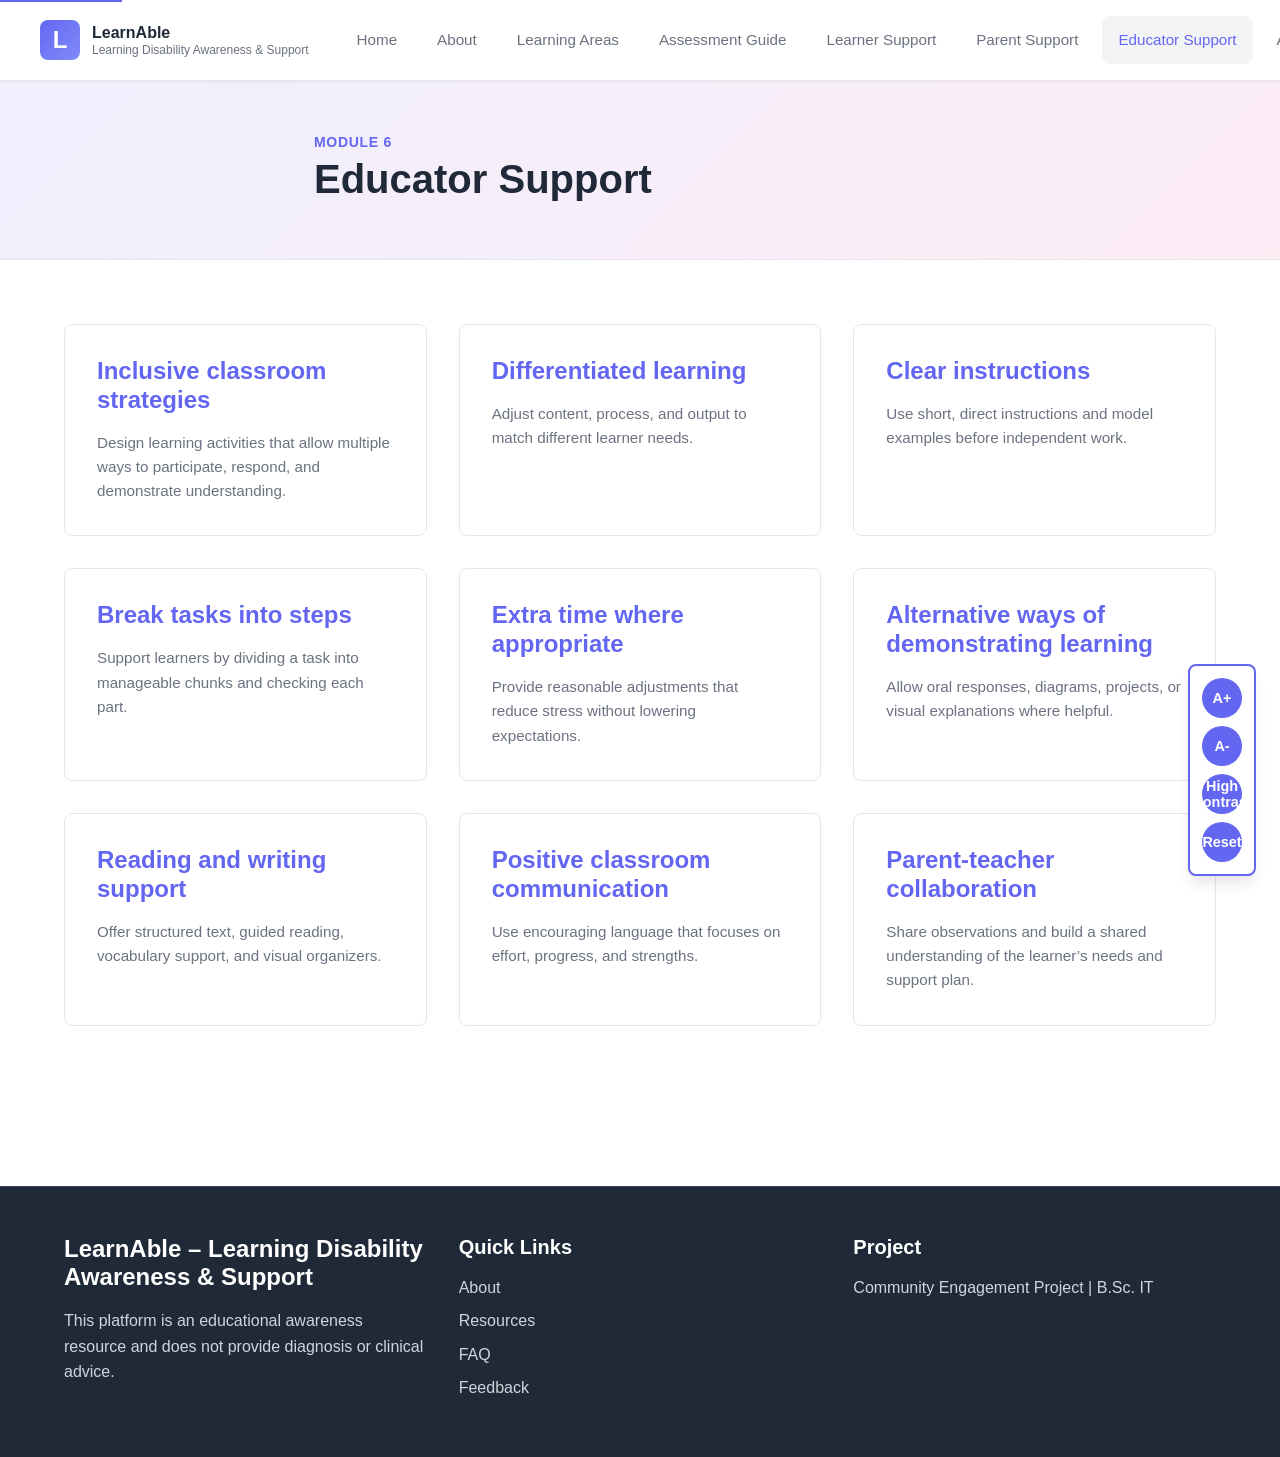
<file: educator.html>
<!DOCTYPE html>
<html lang="en">
  <head>
    <meta charset="UTF-8" />
    <meta name="viewport" content="width=device-width, initial-scale=1.0" />
    <title>Educator Support | LearnAble</title>
    <link rel="manifest" href="manifest.json" />
    <link rel="stylesheet" href="css/style.css" />
  </head>
  <body>
    <a class="skip-link" href="#main-content">Skip to content</a>
    <header class="site-header">
      <div class="container nav-wrapper">
        <a class="brand" href="index.html">
          <span class="brand-mark">L</span>
          <span><strong>LearnAble</strong><small>Learning Disability Awareness & Support</small></span>
        </a>
        <button class="nav-toggle" aria-label="Toggle navigation" aria-expanded="false">☰</button>
        <nav class="main-nav" aria-label="Main navigation">
          <a href="index.html">Home</a>
          <a href="about.html">About</a>
          <a href="learning-areas.html">Learning Areas</a>
          <a href="assessment.html">Assessment Guide</a>
          <a href="learner.html">Learner Support</a>
          <a href="parent.html">Parent Support</a>
          <a href="educator.html" class="active">Educator Support</a>
          <a href="activities.html">Activities</a>
          <a href="resources.html">Resources</a>
          <a href="faq.html">FAQ</a>
          <a href="feedback.html">Feedback</a>
        </nav>
        <div class="toolbar-group">
          <label class="language-selector">
            <span>Language</span>
            <select id="languageSelector">
              <option value="en">English</option>
              <option value="mr">Marathi</option>
              <option value="hi">Hindi</option>
            </select>
          </label>
        </div>
      </div>
    </header>

    <main id="main-content" class="page-shell">
      <section class="page-hero">
        <div class="container narrow">
          <p class="eyebrow">Module 6</p>
          <h1>Educator Support</h1>
        </div>
      </section>

      <section class="section">
        <div class="container card-grid two-up">
          <div class="info-card"><h3>Inclusive classroom strategies</h3><p>Design learning activities that allow multiple ways to participate, respond, and demonstrate understanding.</p></div>
          <div class="info-card"><h3>Differentiated learning</h3><p>Adjust content, process, and output to match different learner needs.</p></div>
          <div class="info-card"><h3>Clear instructions</h3><p>Use short, direct instructions and model examples before independent work.</p></div>
          <div class="info-card"><h3>Break tasks into steps</h3><p>Support learners by dividing a task into manageable chunks and checking each part.</p></div>
          <div class="info-card"><h3>Extra time where appropriate</h3><p>Provide reasonable adjustments that reduce stress without lowering expectations.</p></div>
          <div class="info-card"><h3>Alternative ways of demonstrating learning</h3><p>Allow oral responses, diagrams, projects, or visual explanations where helpful.</p></div>
          <div class="info-card"><h3>Reading and writing support</h3><p>Offer structured text, guided reading, vocabulary support, and visual organizers.</p></div>
          <div class="info-card"><h3>Positive classroom communication</h3><p>Use encouraging language that focuses on effort, progress, and strengths.</p></div>
          <div class="info-card"><h3>Parent-teacher collaboration</h3><p>Share observations and build a shared understanding of the learner’s needs and support plan.</p></div>
        </div>
      </section>
    </main>

    <footer class="site-footer">
      <div class="container footer-grid">
        <div>
          <h3>LearnAble – Learning Disability Awareness & Support</h3>
          <p>This platform is an educational awareness resource and does not provide diagnosis or clinical advice.</p>
        </div>
        <div>
          <h4>Quick Links</h4>
          <ul>
            <li><a href="about.html">About</a></li>
            <li><a href="resources.html">Resources</a></li>
            <li><a href="faq.html">FAQ</a></li>
            <li><a href="feedback.html">Feedback</a></li>
          </ul>
        </div>
        <div>
          <h4>Project</h4>
          <p>Community Engagement Project | B.Sc. IT</p>
        </div>
      </div>
    </footer>

    <div class="accessibility-toolbar" aria-label="Accessibility toolbar">
      <button type="button" id="increaseText">A+</button>
      <button type="button" id="decreaseText">A-</button>
      <button type="button" id="toggleContrast">High Contrast</button>
      <button type="button" id="resetAccessibility">Reset</button>
    </div>

    <script src="js/app.js"></script>
    <script src="js/accessibility.js"></script>
  </body>
</html>
</file>
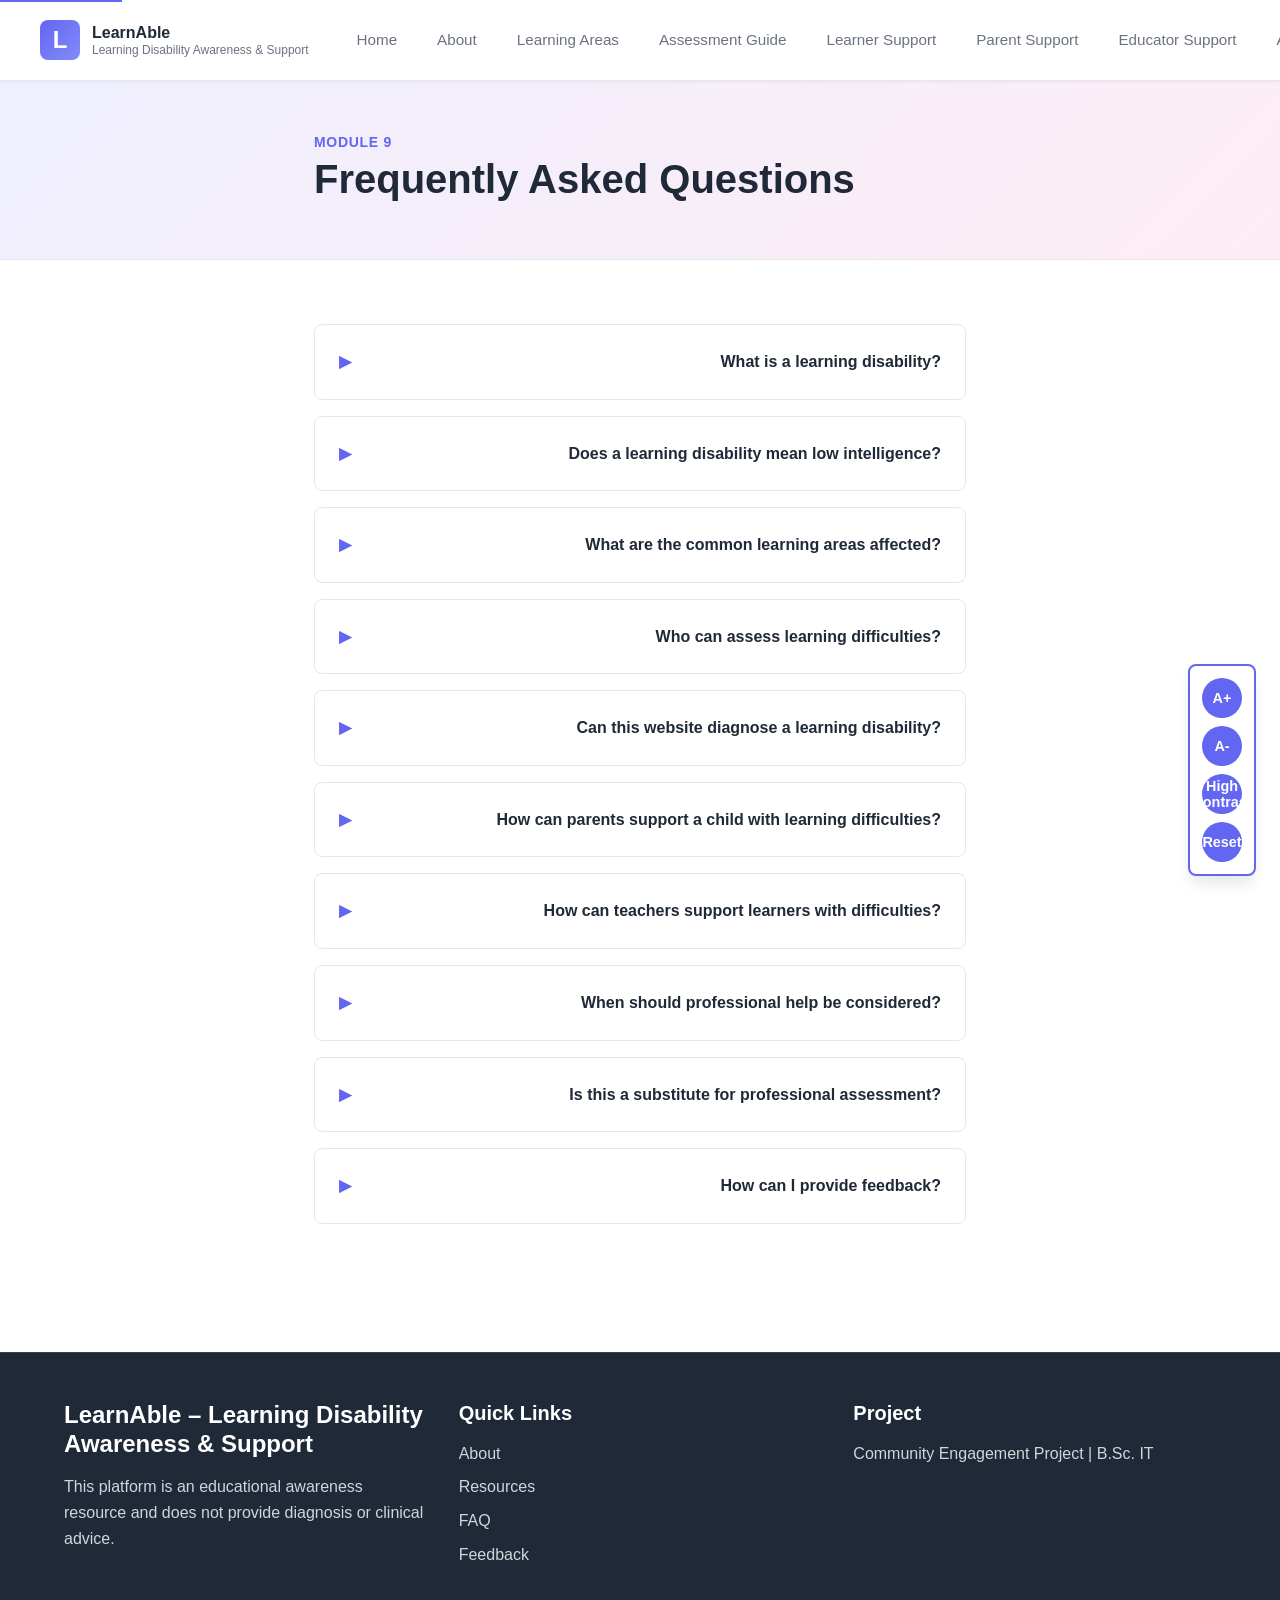
<file: faq.html>
<!DOCTYPE html>
<html lang="en">
  <head>
    <meta charset="UTF-8" />
    <meta name="viewport" content="width=device-width, initial-scale=1.0" />
    <title>FAQ | LearnAble</title>
    <link rel="manifest" href="manifest.json" />
    <link rel="stylesheet" href="css/style.css" />
  </head>
  <body>
    <a class="skip-link" href="#main-content">Skip to content</a>
    <header class="site-header">
      <div class="container nav-wrapper">
        <a class="brand" href="index.html">
          <span class="brand-mark">L</span>
          <span><strong>LearnAble</strong><small>Learning Disability Awareness & Support</small></span>
        </a>
        <button class="nav-toggle" aria-label="Toggle navigation" aria-expanded="false">☰</button>
        <nav class="main-nav" aria-label="Main navigation">
          <a href="index.html">Home</a>
          <a href="about.html">About</a>
          <a href="learning-areas.html">Learning Areas</a>
          <a href="assessment.html">Assessment Guide</a>
          <a href="learner.html">Learner Support</a>
          <a href="parent.html">Parent Support</a>
          <a href="educator.html">Educator Support</a>
          <a href="activities.html">Activities</a>
          <a href="resources.html">Resources</a>
          <a href="faq.html" class="active">FAQ</a>
          <a href="feedback.html">Feedback</a>
        </nav>
        <div class="toolbar-group">
          <label class="language-selector">
            <span>Language</span>
            <select id="languageSelector">
              <option value="en">English</option>
              <option value="mr">Marathi</option>
              <option value="hi">Hindi</option>
            </select>
          </label>
        </div>
      </div>
    </header>

    <main id="main-content" class="page-shell">
      <section class="page-hero">
        <div class="container narrow">
          <p class="eyebrow">Module 9</p>
          <h1>Frequently Asked Questions</h1>
        </div>
      </section>

      <section class="section">
        <div class="container narrow">
          <div class="faq-list">
            <details>
              <summary>What is a learning disability?</summary>
              <p>A learning disability is a difference in how a person processes and learns information. It may affect reading, writing, spelling, comprehension, or mathematics. Learning disabilities do not reflect intelligence.</p>
            </details>

            <details>
              <summary>Does a learning disability mean low intelligence?</summary>
              <p>No. Many people with learning disabilities are bright and capable. They may simply learn in different ways or need support in specific areas while being strong in others.</p>
            </details>

            <details>
              <summary>What are the common learning areas affected?</summary>
              <p>Common areas include reading, writing, spelling, comprehension, and mathematics. However, individuals may experience difficulty in one area while being strong in another.</p>
            </details>

            <details>
              <summary>Who can assess learning difficulties?</summary>
              <p>Qualified professionals such as educational psychologists, special educators, clinical psychologists, and speech-language pathologists can assess learning difficulties.</p>
            </details>

            <details>
              <summary>Can this website diagnose a learning disability?</summary>
              <p>No. This portal is educational and informational only. It does not diagnose learning disabilities or replace professional assessment.</p>
            </details>

            <details>
              <summary>How can parents support a child with learning difficulties?</summary>
              <p>Parents can support by creating a positive learning environment, using clear communication, breaking tasks into smaller steps, and working collaboratively with teachers. Avoid negative labels and focus on strengths.</p>
            </details>

            <details>
              <summary>How can teachers support learners with difficulties?</summary>
              <p>Teachers can use inclusive classroom strategies, differentiated learning, clear instructions, extra time where appropriate, and alternative ways of demonstrating learning.</p>
            </details>

            <details>
              <summary>When should professional help be considered?</summary>
              <p>When difficulties persist over time and across settings despite classroom and home support, it is reasonable to seek professional guidance.</p>
            </details>

            <details>
              <summary>Is this a substitute for professional assessment?</summary>
              <p>No. This platform provides awareness and information. For formal assessment and diagnosis, you must consult a qualified professional.</p>
            </details>

            <details>
              <summary>How can I provide feedback?</summary>
              <p>You can share feedback using the <a href="feedback.html">Feedback form</a>. We value your suggestions for improving the platform.</p>
            </details>
          </div>
        </div>
      </section>
    </main>

    <footer class="site-footer">
      <div class="container footer-grid">
        <div>
          <h3>LearnAble – Learning Disability Awareness & Support</h3>
          <p>This platform is an educational awareness resource and does not provide diagnosis or clinical advice.</p>
        </div>
        <div>
          <h4>Quick Links</h4>
          <ul>
            <li><a href="about.html">About</a></li>
            <li><a href="resources.html">Resources</a></li>
            <li><a href="faq.html">FAQ</a></li>
            <li><a href="feedback.html">Feedback</a></li>
          </ul>
        </div>
        <div>
          <h4>Project</h4>
          <p>Community Engagement Project | B.Sc. IT</p>
        </div>
      </div>
    </footer>

    <div class="accessibility-toolbar" aria-label="Accessibility toolbar">
      <button type="button" id="increaseText">A+</button>
      <button type="button" id="decreaseText">A-</button>
      <button type="button" id="toggleContrast">High Contrast</button>
      <button type="button" id="resetAccessibility">Reset</button>
    </div>

    <script src="js/app.js"></script>
    <script src="js/accessibility.js"></script>
  </body>
</html>
</file>
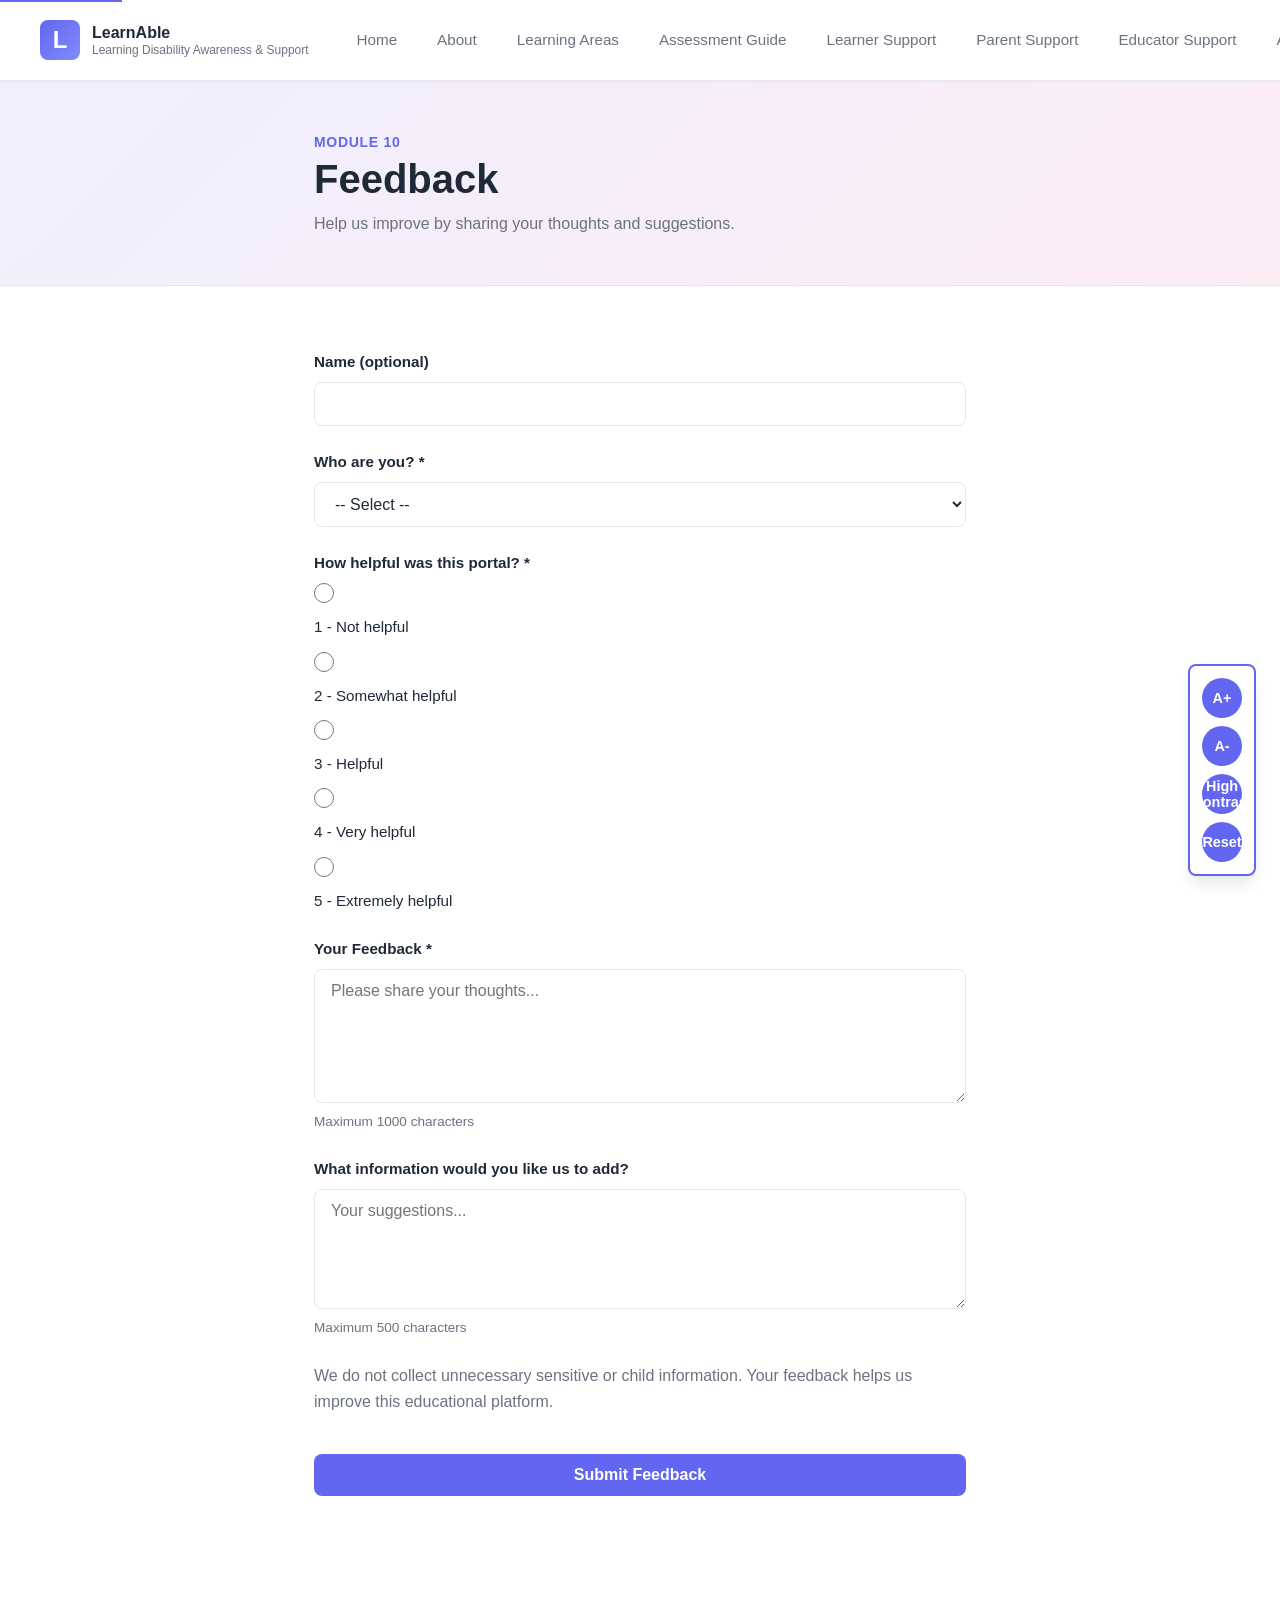
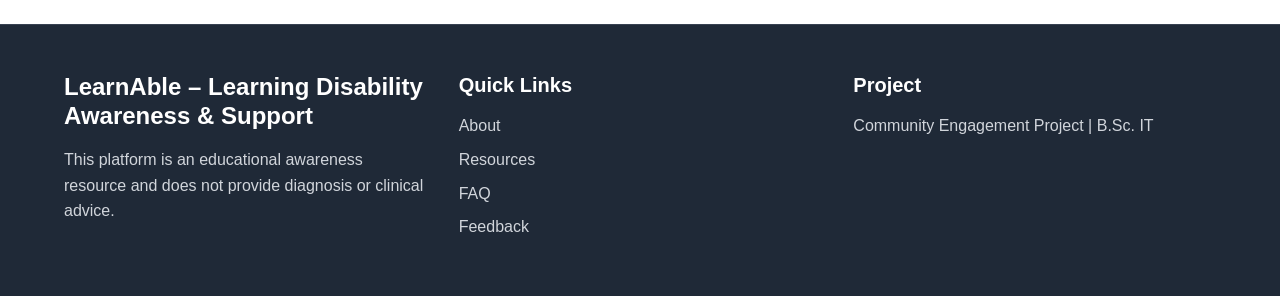
<file: feedback.html>
<!DOCTYPE html>
<html lang="en">
  <head>
    <meta charset="UTF-8" />
    <meta name="viewport" content="width=device-width, initial-scale=1.0" />
    <title>Feedback | LearnAble</title>
    <link rel="manifest" href="manifest.json" />
    <link rel="stylesheet" href="css/style.css" />
  </head>
  <body>
    <a class="skip-link" href="#main-content">Skip to content</a>
    <header class="site-header">
      <div class="container nav-wrapper">
        <a class="brand" href="index.html">
          <span class="brand-mark">L</span>
          <span><strong>LearnAble</strong><small>Learning Disability Awareness & Support</small></span>
        </a>
        <button class="nav-toggle" aria-label="Toggle navigation" aria-expanded="false">☰</button>
        <nav class="main-nav" aria-label="Main navigation">
          <a href="index.html">Home</a>
          <a href="about.html">About</a>
          <a href="learning-areas.html">Learning Areas</a>
          <a href="assessment.html">Assessment Guide</a>
          <a href="learner.html">Learner Support</a>
          <a href="parent.html">Parent Support</a>
          <a href="educator.html">Educator Support</a>
          <a href="activities.html">Activities</a>
          <a href="resources.html">Resources</a>
          <a href="faq.html">FAQ</a>
          <a href="feedback.html" class="active">Feedback</a>
        </nav>
        <div class="toolbar-group">
          <label class="language-selector">
            <span>Language</span>
            <select id="languageSelector">
              <option value="en">English</option>
              <option value="mr">Marathi</option>
              <option value="hi">Hindi</option>
            </select>
          </label>
        </div>
      </div>
    </header>

    <main id="main-content" class="page-shell">
      <section class="page-hero">
        <div class="container narrow">
          <p class="eyebrow">Module 10</p>
          <h1>Feedback</h1>
          <p>Help us improve by sharing your thoughts and suggestions.</p>
        </div>
      </section>

      <section class="section">
        <div class="container narrow">
          <div id="feedbackForm" class="form-container">
            <form id="userFeedbackForm" onsubmit="handleFeedbackSubmit(event)">
              <div class="form-group">
                <label for="feedbackName">Name (optional)</label>
                <input type="text" id="feedbackName" name="name" maxlength="100" aria-label="Your name" />
              </div>

              <div class="form-group">
                <label for="feedbackUserType">Who are you? *</label>
                <select id="feedbackUserType" name="userType" required aria-label="Select your user type">
                  <option value="">-- Select --</option>
                  <option value="Learner">I am a Learner</option>
                  <option value="Parent">I am a Parent/Caregiver</option>
                  <option value="Educator">I am an Educator</option>
                  <option value="Other">Other</option>
                </select>
              </div>

              <div class="form-group">
                <label for="feedbackRating">How helpful was this portal? *</label>
                <div class="rating-options">
                  <input type="radio" id="rating1" name="rating" value="1" required />
                  <label for="rating1">1 - Not helpful</label>
                  <input type="radio" id="rating2" name="rating" value="2" />
                  <label for="rating2">2 - Somewhat helpful</label>
                  <input type="radio" id="rating3" name="rating" value="3" />
                  <label for="rating3">3 - Helpful</label>
                  <input type="radio" id="rating4" name="rating" value="4" />
                  <label for="rating4">4 - Very helpful</label>
                  <input type="radio" id="rating5" name="rating" value="5" />
                  <label for="rating5">5 - Extremely helpful</label>
                </div>
              </div>

              <div class="form-group">
                <label for="feedbackText">Your Feedback *</label>
                <textarea id="feedbackText" name="feedback" rows="6" required maxlength="1000" placeholder="Please share your thoughts..." aria-label="Your feedback"></textarea>
                <small>Maximum 1000 characters</small>
              </div>

              <div class="form-group">
                <label for="feedbackSuggestions">What information would you like us to add?</label>
                <textarea id="feedbackSuggestions" name="suggestions" rows="4" maxlength="500" placeholder="Your suggestions..." aria-label="Suggestions for improvement"></textarea>
                <small>Maximum 500 characters</small>
              </div>

              <div class="form-group privacy-notice">
                <p>We do not collect unnecessary sensitive or child information. Your feedback helps us improve this educational platform.</p>
              </div>

              <button type="submit" class="btn btn-primary">Submit Feedback</button>
            </form>

            <div id="feedbackSuccess" class="success-message hidden">
              <h2>Thank you for your feedback!</h2>
              <p>Your input helps us improve the LearnAble platform and better support learners, parents, and educators.</p>
              <a href="index.html" class="btn btn-primary">Back to Home</a>
            </div>
          </div>
        </div>
      </section>
    </main>

    <footer class="site-footer">
      <div class="container footer-grid">
        <div>
          <h3>LearnAble – Learning Disability Awareness & Support</h3>
          <p>This platform is an educational awareness resource and does not provide diagnosis or clinical advice.</p>
        </div>
        <div>
          <h4>Quick Links</h4>
          <ul>
            <li><a href="about.html">About</a></li>
            <li><a href="resources.html">Resources</a></li>
            <li><a href="faq.html">FAQ</a></li>
            <li><a href="feedback.html">Feedback</a></li>
          </ul>
        </div>
        <div>
          <h4>Project</h4>
          <p>Community Engagement Project | B.Sc. IT</p>
        </div>
      </div>
    </footer>

    <div class="accessibility-toolbar" aria-label="Accessibility toolbar">
      <button type="button" id="increaseText">A+</button>
      <button type="button" id="decreaseText">A-</button>
      <button type="button" id="toggleContrast">High Contrast</button>
      <button type="button" id="resetAccessibility">Reset</button>
    </div>

    <script src="js/app.js"></script>
    <script src="js/feedback.js"></script>
    <script src="js/accessibility.js"></script>
  </body>
</html>
</file>
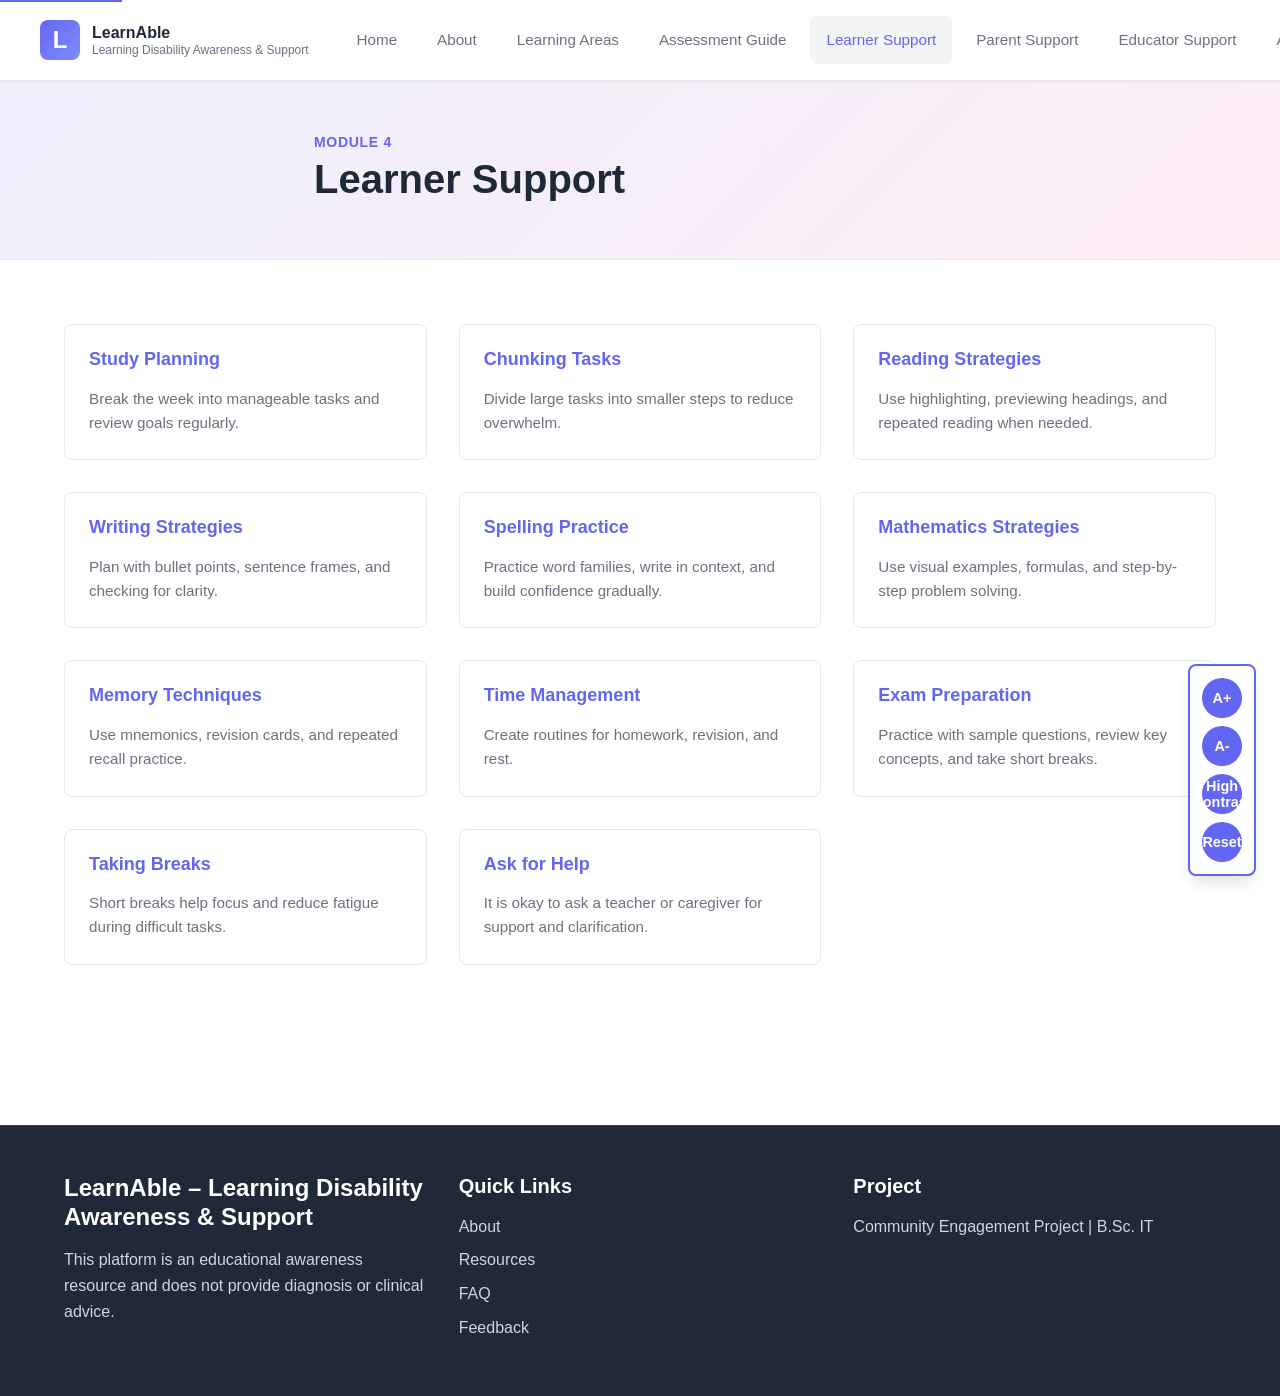
<file: learner.html>
<!DOCTYPE html>
<html lang="en">
  <head>
    <meta charset="UTF-8" />
    <meta name="viewport" content="width=device-width, initial-scale=1.0" />
    <title>Learner Support | LearnAble</title>
    <link rel="manifest" href="manifest.json" />
    <link rel="stylesheet" href="css/style.css" />
  </head>
  <body>
    <a class="skip-link" href="#main-content">Skip to content</a>
    <header class="site-header">
      <div class="container nav-wrapper">
        <a class="brand" href="index.html">
          <span class="brand-mark">L</span>
          <span><strong>LearnAble</strong><small>Learning Disability Awareness & Support</small></span>
        </a>
        <button class="nav-toggle" aria-label="Toggle navigation" aria-expanded="false">☰</button>
        <nav class="main-nav" aria-label="Main navigation">
          <a href="index.html">Home</a>
          <a href="about.html">About</a>
          <a href="learning-areas.html">Learning Areas</a>
          <a href="assessment.html">Assessment Guide</a>
          <a href="learner.html" class="active">Learner Support</a>
          <a href="parent.html">Parent Support</a>
          <a href="educator.html">Educator Support</a>
          <a href="activities.html">Activities</a>
          <a href="resources.html">Resources</a>
          <a href="faq.html">FAQ</a>
          <a href="feedback.html">Feedback</a>
        </nav>
        <div class="toolbar-group">
          <label class="language-selector">
            <span>Language</span>
            <select id="languageSelector">
              <option value="en">English</option>
              <option value="mr">Marathi</option>
              <option value="hi">Hindi</option>
            </select>
          </label>
        </div>
      </div>
    </header>

    <main id="main-content" class="page-shell">
      <section class="page-hero">
        <div class="container narrow">
          <p class="eyebrow">Module 4</p>
          <h1>Learner Support</h1>
        </div>
      </section>

      <section class="section">
        <div class="container card-grid three-up">
          <div class="info-card small-card"><h3>Study Planning</h3><p>Break the week into manageable tasks and review goals regularly.</p></div>
          <div class="info-card small-card"><h3>Chunking Tasks</h3><p>Divide large tasks into smaller steps to reduce overwhelm.</p></div>
          <div class="info-card small-card"><h3>Reading Strategies</h3><p>Use highlighting, previewing headings, and repeated reading when needed.</p></div>
          <div class="info-card small-card"><h3>Writing Strategies</h3><p>Plan with bullet points, sentence frames, and checking for clarity.</p></div>
          <div class="info-card small-card"><h3>Spelling Practice</h3><p>Practice word families, write in context, and build confidence gradually.</p></div>
          <div class="info-card small-card"><h3>Mathematics Strategies</h3><p>Use visual examples, formulas, and step-by-step problem solving.</p></div>
          <div class="info-card small-card"><h3>Memory Techniques</h3><p>Use mnemonics, revision cards, and repeated recall practice.</p></div>
          <div class="info-card small-card"><h3>Time Management</h3><p>Create routines for homework, revision, and rest.</p></div>
          <div class="info-card small-card"><h3>Exam Preparation</h3><p>Practice with sample questions, review key concepts, and take short breaks.</p></div>
          <div class="info-card small-card"><h3>Taking Breaks</h3><p>Short breaks help focus and reduce fatigue during difficult tasks.</p></div>
          <div class="info-card small-card"><h3>Ask for Help</h3><p>It is okay to ask a teacher or caregiver for support and clarification.</p></div>
        </div>
      </section>
    </main>

    <footer class="site-footer">
      <div class="container footer-grid">
        <div>
          <h3>LearnAble – Learning Disability Awareness & Support</h3>
          <p>This platform is an educational awareness resource and does not provide diagnosis or clinical advice.</p>
        </div>
        <div>
          <h4>Quick Links</h4>
          <ul>
            <li><a href="about.html">About</a></li>
            <li><a href="resources.html">Resources</a></li>
            <li><a href="faq.html">FAQ</a></li>
            <li><a href="feedback.html">Feedback</a></li>
          </ul>
        </div>
        <div>
          <h4>Project</h4>
          <p>Community Engagement Project | B.Sc. IT</p>
        </div>
      </div>
    </footer>

    <div class="accessibility-toolbar" aria-label="Accessibility toolbar">
      <button type="button" id="increaseText">A+</button>
      <button type="button" id="decreaseText">A-</button>
      <button type="button" id="toggleContrast">High Contrast</button>
      <button type="button" id="resetAccessibility">Reset</button>
    </div>

    <script src="js/app.js"></script>
    <script src="js/accessibility.js"></script>
  </body>
</html>
</file>
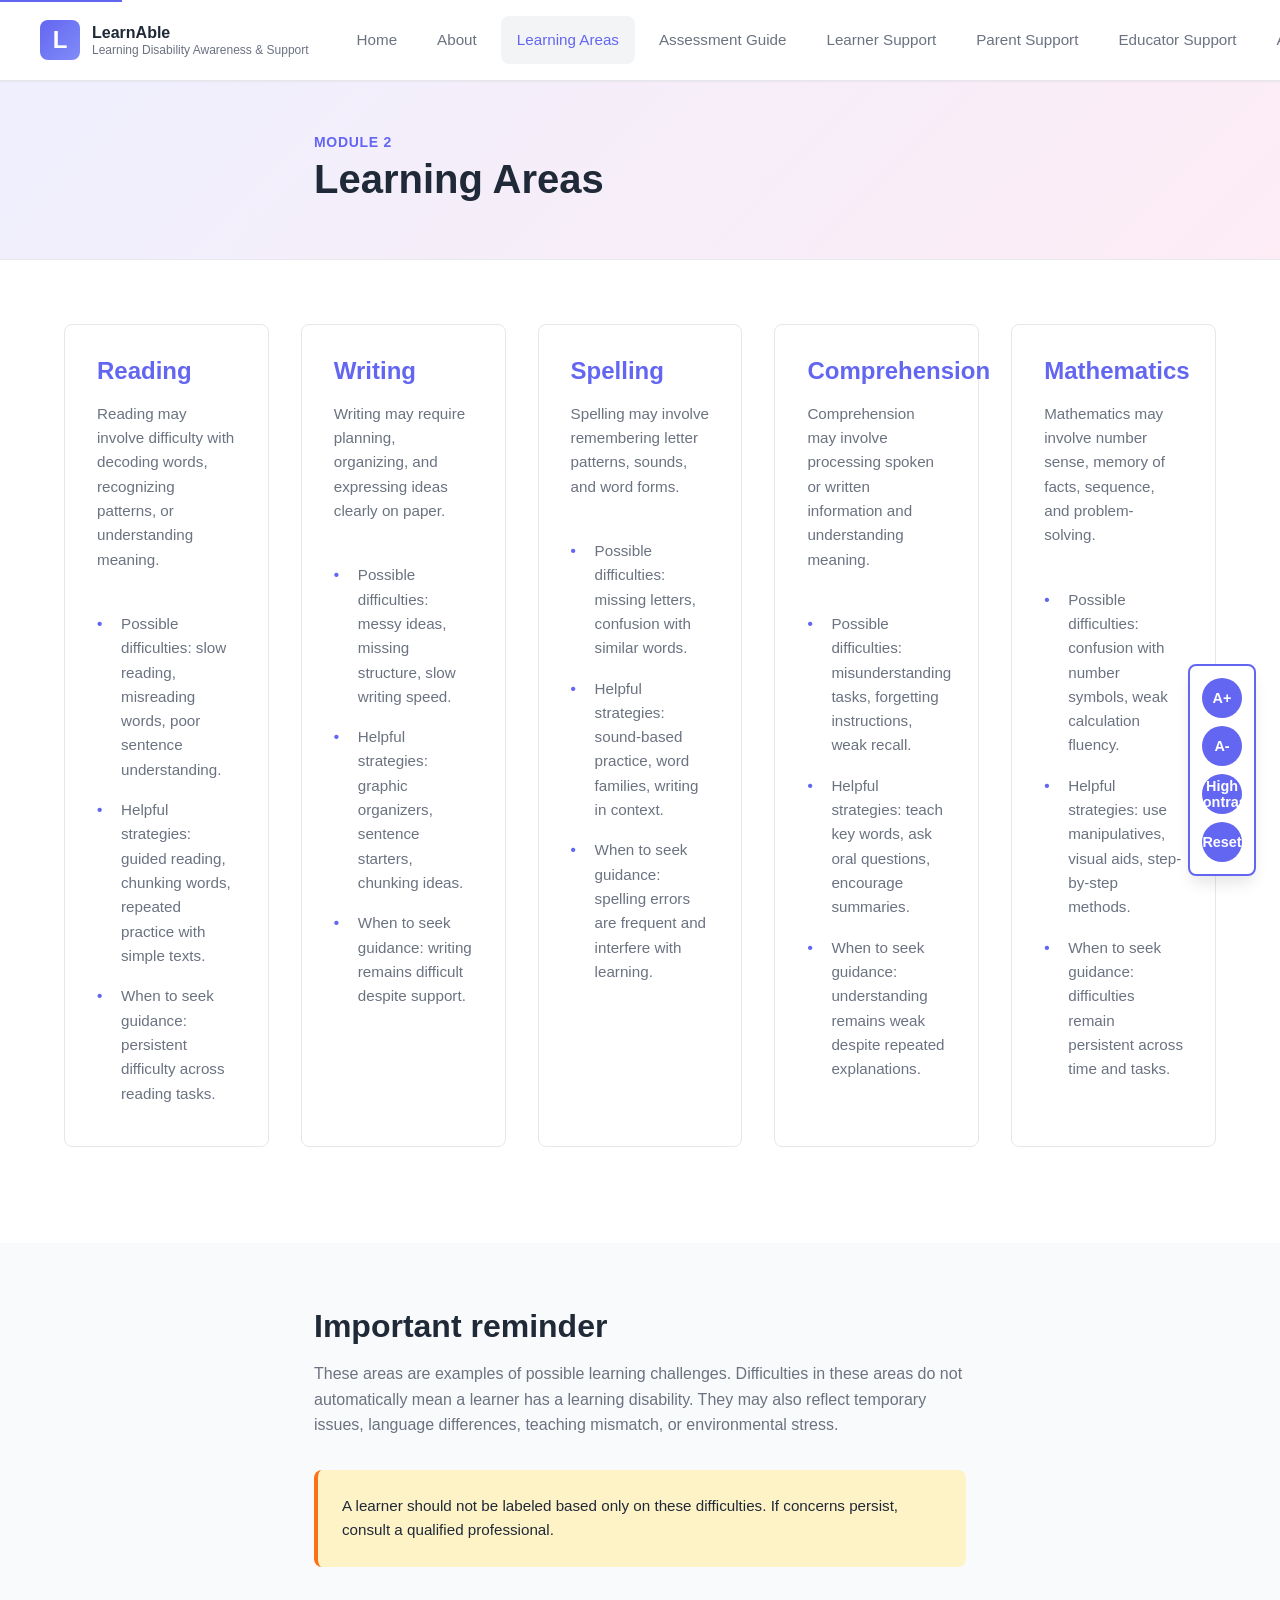
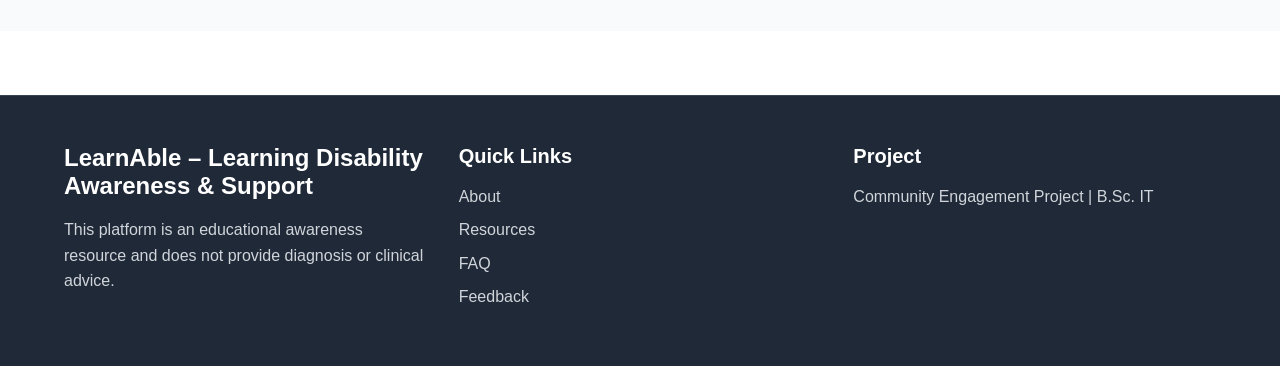
<file: learning-areas.html>
<!DOCTYPE html>
<html lang="en">
  <head>
    <meta charset="UTF-8" />
    <meta name="viewport" content="width=device-width, initial-scale=1.0" />
    <title>Learning Areas | LearnAble</title>
    <link rel="manifest" href="manifest.json" />
    <link rel="stylesheet" href="css/style.css" />
  </head>
  <body>
    <a class="skip-link" href="#main-content">Skip to content</a>
    <header class="site-header">
      <div class="container nav-wrapper">
        <a class="brand" href="index.html">
          <span class="brand-mark">L</span>
          <span><strong>LearnAble</strong><small>Learning Disability Awareness & Support</small></span>
        </a>
        <button class="nav-toggle" aria-label="Toggle navigation" aria-expanded="false">☰</button>
        <nav class="main-nav" aria-label="Main navigation">
          <a href="index.html">Home</a>
          <a href="about.html">About</a>
          <a href="learning-areas.html" class="active">Learning Areas</a>
          <a href="assessment.html">Assessment Guide</a>
          <a href="learner.html">Learner Support</a>
          <a href="parent.html">Parent Support</a>
          <a href="educator.html">Educator Support</a>
          <a href="activities.html">Activities</a>
          <a href="resources.html">Resources</a>
          <a href="faq.html">FAQ</a>
          <a href="feedback.html">Feedback</a>
        </nav>
        <div class="toolbar-group">
          <label class="language-selector">
            <span>Language</span>
            <select id="languageSelector">
              <option value="en">English</option>
              <option value="mr">Marathi</option>
              <option value="hi">Hindi</option>
            </select>
          </label>
        </div>
      </div>
    </header>

    <main id="main-content" class="page-shell">
      <section class="page-hero">
        <div class="container narrow">
          <p class="eyebrow">Module 2</p>
          <h1>Learning Areas</h1>
        </div>
      </section>

      <section class="section">
        <div class="container card-grid five-up">
          <article class="info-card learning-card">
            <h3>Reading</h3>
            <p>Reading may involve difficulty with decoding words, recognizing patterns, or understanding meaning.</p>
            <ul>
              <li>Possible difficulties: slow reading, misreading words, poor sentence understanding.</li>
              <li>Helpful strategies: guided reading, chunking words, repeated practice with simple texts.</li>
              <li>When to seek guidance: persistent difficulty across reading tasks.</li>
            </ul>
          </article>

          <article class="info-card learning-card">
            <h3>Writing</h3>
            <p>Writing may require planning, organizing, and expressing ideas clearly on paper.</p>
            <ul>
              <li>Possible difficulties: messy ideas, missing structure, slow writing speed.</li>
              <li>Helpful strategies: graphic organizers, sentence starters, chunking ideas.</li>
              <li>When to seek guidance: writing remains difficult despite support.</li>
            </ul>
          </article>

          <article class="info-card learning-card">
            <h3>Spelling</h3>
            <p>Spelling may involve remembering letter patterns, sounds, and word forms.</p>
            <ul>
              <li>Possible difficulties: missing letters, confusion with similar words.</li>
              <li>Helpful strategies: sound-based practice, word families, writing in context.</li>
              <li>When to seek guidance: spelling errors are frequent and interfere with learning.</li>
            </ul>
          </article>

          <article class="info-card learning-card">
            <h3>Comprehension</h3>
            <p>Comprehension may involve processing spoken or written information and understanding meaning.</p>
            <ul>
              <li>Possible difficulties: misunderstanding tasks, forgetting instructions, weak recall.</li>
              <li>Helpful strategies: teach key words, ask oral questions, encourage summaries.</li>
              <li>When to seek guidance: understanding remains weak despite repeated explanations.</li>
            </ul>
          </article>

          <article class="info-card learning-card">
            <h3>Mathematics</h3>
            <p>Mathematics may involve number sense, memory of facts, sequence, and problem-solving.</p>
            <ul>
              <li>Possible difficulties: confusion with number symbols, weak calculation fluency.</li>
              <li>Helpful strategies: use manipulatives, visual aids, step-by-step methods.</li>
              <li>When to seek guidance: difficulties remain persistent across time and tasks.</li>
            </ul>
          </article>
        </div>
      </section>

      <section class="section section-soft">
        <div class="container narrow">
          <h2>Important reminder</h2>
          <p>These areas are examples of possible learning challenges. Difficulties in these areas do not automatically mean a learner has a learning disability. They may also reflect temporary issues, language differences, teaching mismatch, or environmental stress.</p>
          <div class="disclaimer-box">A learner should not be labeled based only on these difficulties. If concerns persist, consult a qualified professional.</div>
        </div>
      </section>
    </main>

    <footer class="site-footer">
      <div class="container footer-grid">
        <div>
          <h3>LearnAble – Learning Disability Awareness & Support</h3>
          <p>This platform is an educational awareness resource and does not provide diagnosis or clinical advice.</p>
        </div>
        <div>
          <h4>Quick Links</h4>
          <ul>
            <li><a href="about.html">About</a></li>
            <li><a href="resources.html">Resources</a></li>
            <li><a href="faq.html">FAQ</a></li>
            <li><a href="feedback.html">Feedback</a></li>
          </ul>
        </div>
        <div>
          <h4>Project</h4>
          <p>Community Engagement Project | B.Sc. IT</p>
        </div>
      </div>
    </footer>

    <div class="accessibility-toolbar" aria-label="Accessibility toolbar">
      <button type="button" id="increaseText">A+</button>
      <button type="button" id="decreaseText">A-</button>
      <button type="button" id="toggleContrast">High Contrast</button>
      <button type="button" id="resetAccessibility">Reset</button>
    </div>

    <script src="js/app.js"></script>
    <script src="js/accessibility.js"></script>
  </body>
</html>
</file>
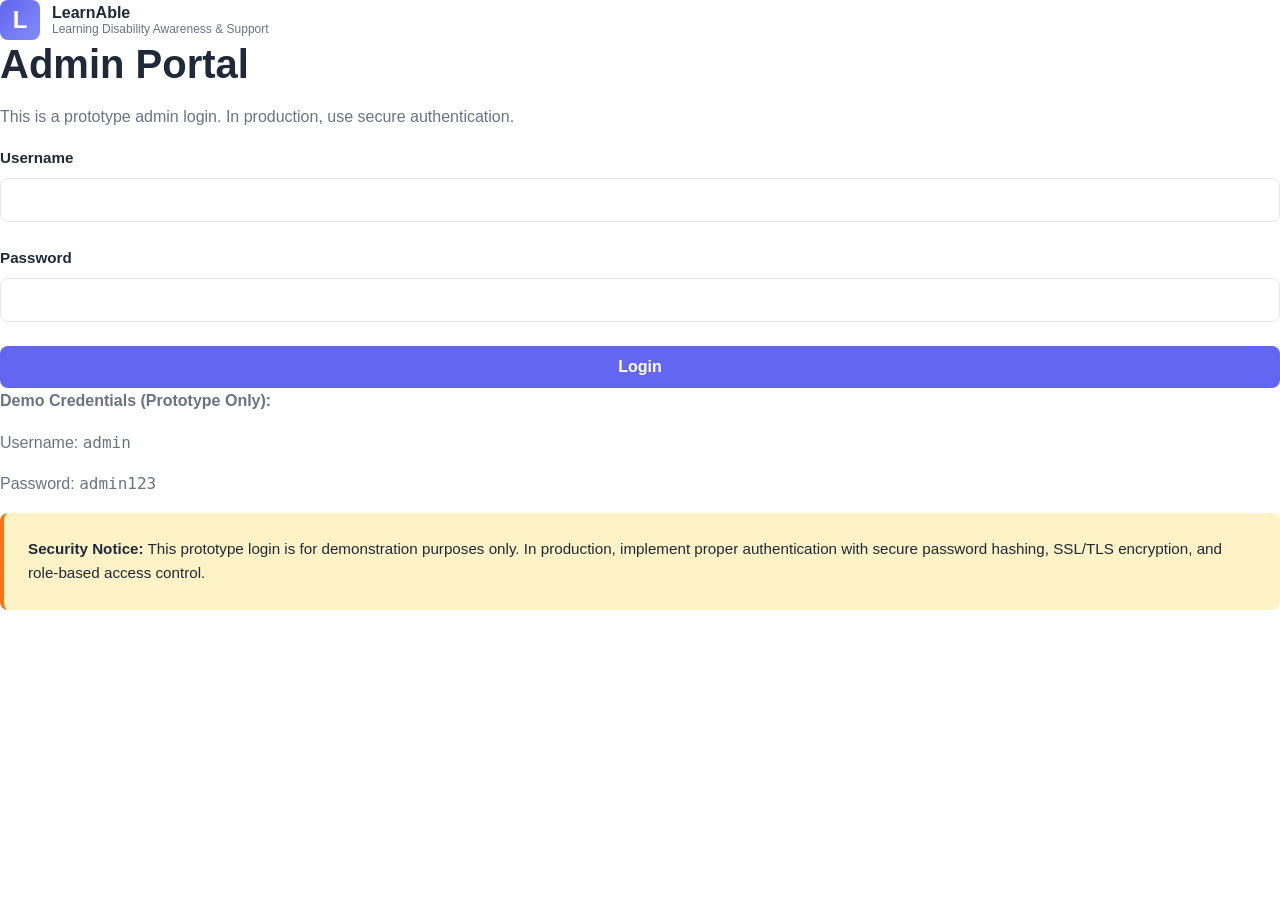
<file: login.html>
<!DOCTYPE html>
<html lang="en">
  <head>
    <meta charset="UTF-8" />
    <meta name="viewport" content="width=device-width, initial-scale=1.0" />
    <title>Admin Login | LearnAble</title>
    <link rel="manifest" href="manifest.json" />
    <link rel="stylesheet" href="css/style.css" />
  </head>
  <body class="login-page">
    <div class="login-container">
      <div class="login-box">
        <a class="brand" href="index.html">
          <span class="brand-mark">L</span>
          <span><strong>LearnAble</strong><small>Learning Disability Awareness & Support</small></span>
        </a>

        <h1>Admin Portal</h1>
        <p class="login-info">This is a prototype admin login. In production, use secure authentication.</p>

        <form id="loginForm" onsubmit="handleAdminLogin(event)">
          <div class="form-group">
            <label for="username">Username</label>
            <input type="text" id="username" name="username" required aria-label="Username" />
          </div>

          <div class="form-group">
            <label for="password">Password</label>
            <input type="password" id="password" name="password" required aria-label="Password" />
          </div>

          <button type="submit" class="btn btn-primary" style="width: 100%">Login</button>
        </form>

        <div class="login-help">
          <p><strong>Demo Credentials (Prototype Only):</strong></p>
          <p>Username: <code>admin</code></p>
          <p>Password: <code>admin123</code></p>
        </div>

        <div class="disclaimer-box" style="margin-top: 1rem;">
          <strong>Security Notice:</strong> This prototype login is for demonstration purposes only. In production, implement proper authentication with secure password hashing, SSL/TLS encryption, and role-based access control.
        </div>
      </div>
    </div>

    <script src="js/app.js"></script>
    <script>
      function handleAdminLogin(event) {
        event.preventDefault();
        const username = document.getElementById('username').value;
        const password = document.getElementById('password').value;

        if (username === 'admin' && password === 'admin123') {
          localStorage.setItem('adminLoggedIn', 'true');
          window.location.href = 'admin.html';
        } else {
          alert('Invalid credentials. Please try again.');
        }
      }
    </script>
  </body>
</html>
</file>
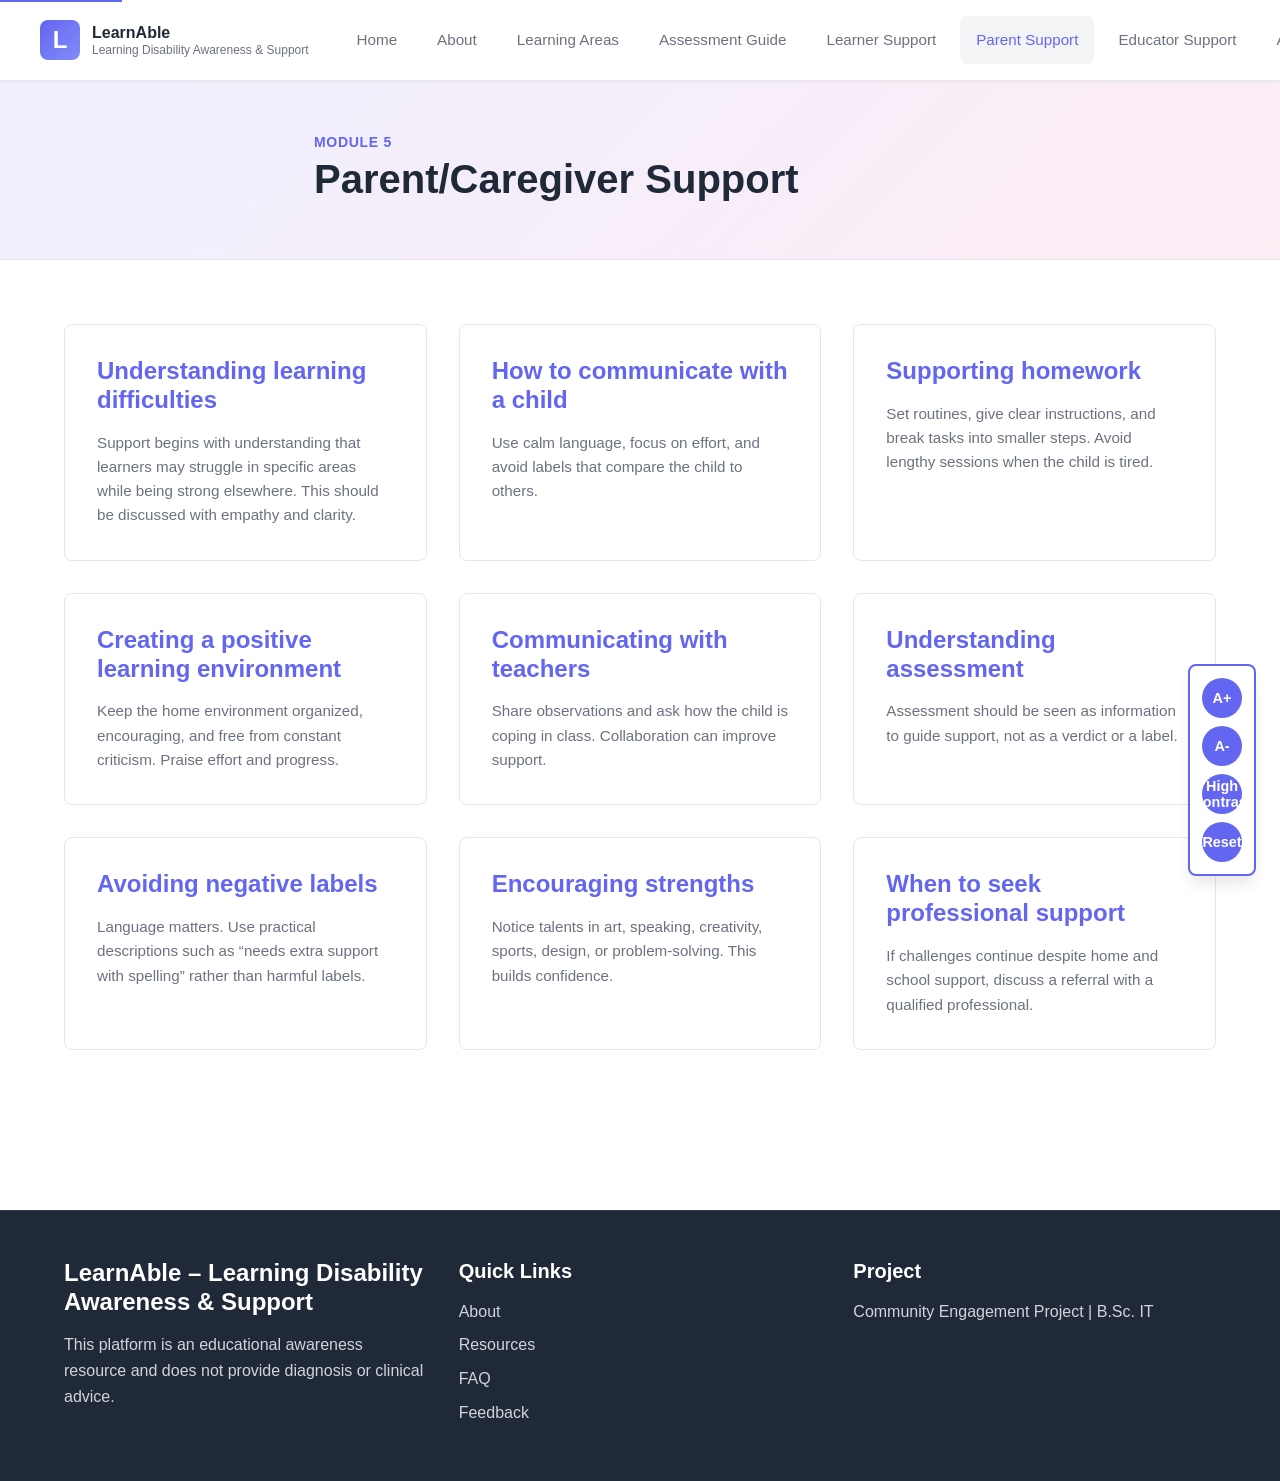
<file: parent.html>
<!DOCTYPE html>
<html lang="en">
  <head>
    <meta charset="UTF-8" />
    <meta name="viewport" content="width=device-width, initial-scale=1.0" />
    <title>Parent Support | LearnAble</title>
    <link rel="manifest" href="manifest.json" />
    <link rel="stylesheet" href="css/style.css" />
  </head>
  <body>
    <a class="skip-link" href="#main-content">Skip to content</a>
    <header class="site-header">
      <div class="container nav-wrapper">
        <a class="brand" href="index.html">
          <span class="brand-mark">L</span>
          <span><strong>LearnAble</strong><small>Learning Disability Awareness & Support</small></span>
        </a>
        <button class="nav-toggle" aria-label="Toggle navigation" aria-expanded="false">☰</button>
        <nav class="main-nav" aria-label="Main navigation">
          <a href="index.html">Home</a>
          <a href="about.html">About</a>
          <a href="learning-areas.html">Learning Areas</a>
          <a href="assessment.html">Assessment Guide</a>
          <a href="learner.html">Learner Support</a>
          <a href="parent.html" class="active">Parent Support</a>
          <a href="educator.html">Educator Support</a>
          <a href="activities.html">Activities</a>
          <a href="resources.html">Resources</a>
          <a href="faq.html">FAQ</a>
          <a href="feedback.html">Feedback</a>
        </nav>
        <div class="toolbar-group">
          <label class="language-selector">
            <span>Language</span>
            <select id="languageSelector">
              <option value="en">English</option>
              <option value="mr">Marathi</option>
              <option value="hi">Hindi</option>
            </select>
          </label>
        </div>
      </div>
    </header>

    <main id="main-content" class="page-shell">
      <section class="page-hero">
        <div class="container narrow">
          <p class="eyebrow">Module 5</p>
          <h1>Parent/Caregiver Support</h1>
        </div>
      </section>

      <section class="section">
        <div class="container card-grid two-up">
          <div class="info-card">
            <h3>Understanding learning difficulties</h3>
            <p>Support begins with understanding that learners may struggle in specific areas while being strong elsewhere. This should be discussed with empathy and clarity.</p>
          </div>
          <div class="info-card">
            <h3>How to communicate with a child</h3>
            <p>Use calm language, focus on effort, and avoid labels that compare the child to others.</p>
          </div>
          <div class="info-card">
            <h3>Supporting homework</h3>
            <p>Set routines, give clear instructions, and break tasks into smaller steps. Avoid lengthy sessions when the child is tired.</p>
          </div>
          <div class="info-card">
            <h3>Creating a positive learning environment</h3>
            <p>Keep the home environment organized, encouraging, and free from constant criticism. Praise effort and progress.</p>
          </div>
          <div class="info-card">
            <h3>Communicating with teachers</h3>
            <p>Share observations and ask how the child is coping in class. Collaboration can improve support.</p>
          </div>
          <div class="info-card">
            <h3>Understanding assessment</h3>
            <p>Assessment should be seen as information to guide support, not as a verdict or a label.</p>
          </div>
          <div class="info-card">
            <h3>Avoiding negative labels</h3>
            <p>Language matters. Use practical descriptions such as “needs extra support with spelling” rather than harmful labels.</p>
          </div>
          <div class="info-card">
            <h3>Encouraging strengths</h3>
            <p>Notice talents in art, speaking, creativity, sports, design, or problem-solving. This builds confidence.</p>
          </div>
          <div class="info-card">
            <h3>When to seek professional support</h3>
            <p>If challenges continue despite home and school support, discuss a referral with a qualified professional.</p>
          </div>
        </div>
      </section>
    </main>

    <footer class="site-footer">
      <div class="container footer-grid">
        <div>
          <h3>LearnAble – Learning Disability Awareness & Support</h3>
          <p>This platform is an educational awareness resource and does not provide diagnosis or clinical advice.</p>
        </div>
        <div>
          <h4>Quick Links</h4>
          <ul>
            <li><a href="about.html">About</a></li>
            <li><a href="resources.html">Resources</a></li>
            <li><a href="faq.html">FAQ</a></li>
            <li><a href="feedback.html">Feedback</a></li>
          </ul>
        </div>
        <div>
          <h4>Project</h4>
          <p>Community Engagement Project | B.Sc. IT</p>
        </div>
      </div>
    </footer>

    <div class="accessibility-toolbar" aria-label="Accessibility toolbar">
      <button type="button" id="increaseText">A+</button>
      <button type="button" id="decreaseText">A-</button>
      <button type="button" id="toggleContrast">High Contrast</button>
      <button type="button" id="resetAccessibility">Reset</button>
    </div>

    <script src="js/app.js"></script>
    <script src="js/accessibility.js"></script>
  </body>
</html>
</file>
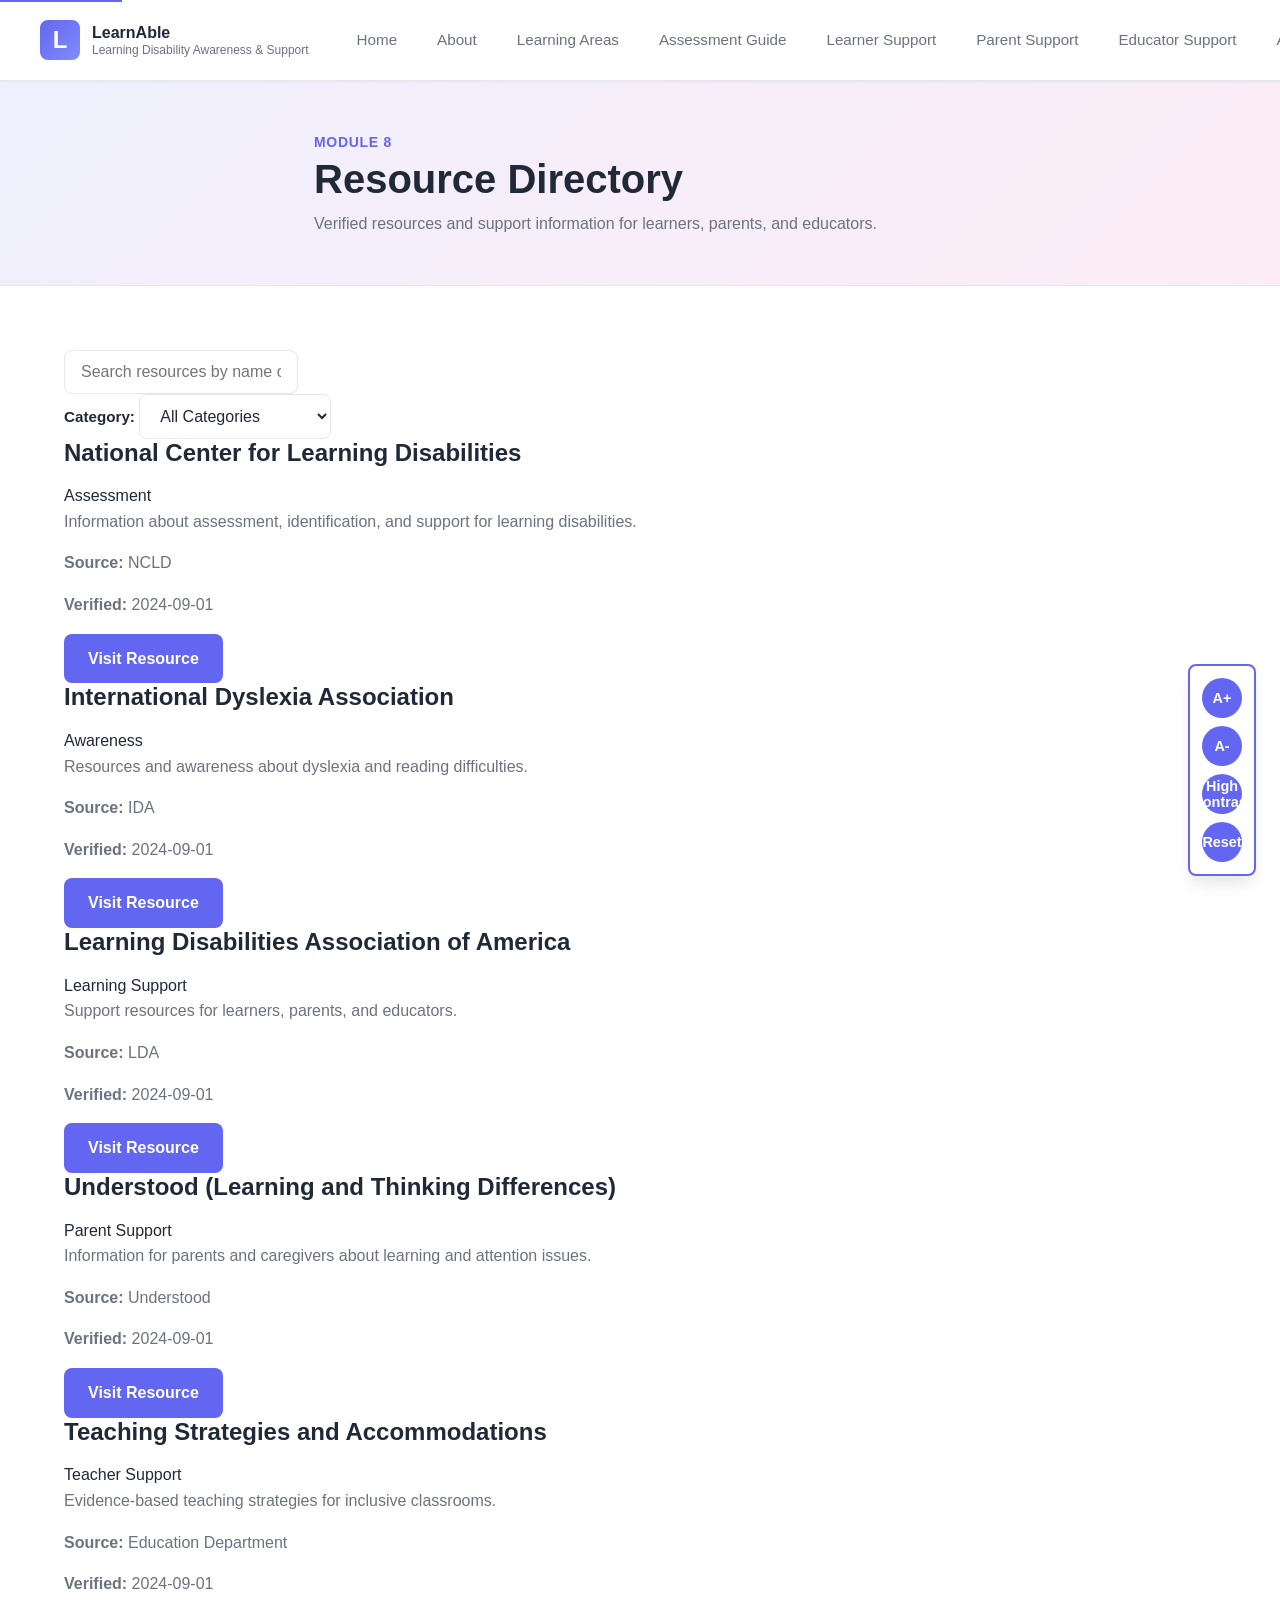
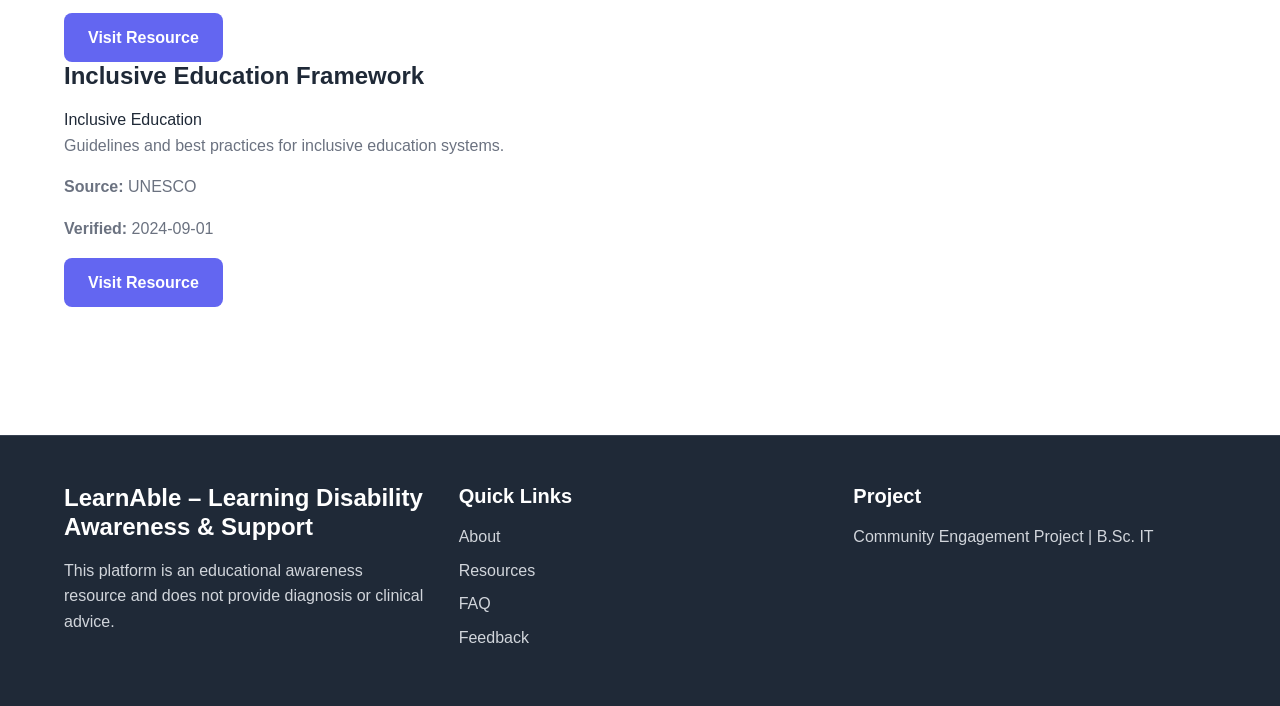
<file: resources.html>
<!DOCTYPE html>
<html lang="en">
  <head>
    <meta charset="UTF-8" />
    <meta name="viewport" content="width=device-width, initial-scale=1.0" />
    <title>Resources | LearnAble</title>
    <link rel="manifest" href="manifest.json" />
    <link rel="stylesheet" href="css/style.css" />
  </head>
  <body>
    <a class="skip-link" href="#main-content">Skip to content</a>
    <header class="site-header">
      <div class="container nav-wrapper">
        <a class="brand" href="index.html">
          <span class="brand-mark">L</span>
          <span><strong>LearnAble</strong><small>Learning Disability Awareness & Support</small></span>
        </a>
        <button class="nav-toggle" aria-label="Toggle navigation" aria-expanded="false">☰</button>
        <nav class="main-nav" aria-label="Main navigation">
          <a href="index.html">Home</a>
          <a href="about.html">About</a>
          <a href="learning-areas.html">Learning Areas</a>
          <a href="assessment.html">Assessment Guide</a>
          <a href="learner.html">Learner Support</a>
          <a href="parent.html">Parent Support</a>
          <a href="educator.html">Educator Support</a>
          <a href="activities.html">Activities</a>
          <a href="resources.html" class="active">Resources</a>
          <a href="faq.html">FAQ</a>
          <a href="feedback.html">Feedback</a>
        </nav>
        <div class="toolbar-group">
          <label class="language-selector">
            <span>Language</span>
            <select id="languageSelector">
              <option value="en">English</option>
              <option value="mr">Marathi</option>
              <option value="hi">Hindi</option>
            </select>
          </label>
        </div>
      </div>
    </header>

    <main id="main-content" class="page-shell">
      <section class="page-hero">
        <div class="container narrow">
          <p class="eyebrow">Module 8</p>
          <h1>Resource Directory</h1>
          <p>Verified resources and support information for learners, parents, and educators.</p>
        </div>
      </section>

      <section class="section">
        <div class="container">
          <div class="resource-controls">
            <div class="search-box">
              <input type="text" id="resourceSearch" placeholder="Search resources by name or keyword..." aria-label="Search resources" />
            </div>
            <div class="filter-box">
              <label for="categoryFilter">Category:</label>
              <select id="categoryFilter" aria-label="Filter by category">
                <option value="">All Categories</option>
                <option value="Assessment">Assessment</option>
                <option value="Learning Support">Learning Support</option>
                <option value="Parent Support">Parent Support</option>
                <option value="Teacher Support">Teacher Support</option>
                <option value="Inclusive Education">Inclusive Education</option>
                <option value="Awareness">Awareness</option>
              </select>
            </div>
          </div>

          <div id="resourcesContainer" class="resources-grid">
            <!-- Resources populated by JavaScript -->
          </div>

          <div id="noResults" class="no-results hidden">
            <p>No resources found matching your search. Please try different keywords or filters.</p>
          </div>
        </div>
      </section>
    </main>

    <footer class="site-footer">
      <div class="container footer-grid">
        <div>
          <h3>LearnAble – Learning Disability Awareness & Support</h3>
          <p>This platform is an educational awareness resource and does not provide diagnosis or clinical advice.</p>
        </div>
        <div>
          <h4>Quick Links</h4>
          <ul>
            <li><a href="about.html">About</a></li>
            <li><a href="resources.html">Resources</a></li>
            <li><a href="faq.html">FAQ</a></li>
            <li><a href="feedback.html">Feedback</a></li>
          </ul>
        </div>
        <div>
          <h4>Project</h4>
          <p>Community Engagement Project | B.Sc. IT</p>
        </div>
      </div>
    </footer>

    <div class="accessibility-toolbar" aria-label="Accessibility toolbar">
      <button type="button" id="increaseText">A+</button>
      <button type="button" id="decreaseText">A-</button>
      <button type="button" id="toggleContrast">High Contrast</button>
      <button type="button" id="resetAccessibility">Reset</button>
    </div>

    <script src="js/app.js"></script>
    <script src="js/resources.js"></script>
    <script src="js/accessibility.js"></script>
  </body>
</html>
</file>
<file: css/style.css>
:root {
  --primary: #6366f1;
  --primary-dark: #4f46e5;
  --primary-light: #818cf8;
  --secondary: #ec4899;
  --accent: #f59e0b;
  --success: #10b981;
  --danger: #ef4444;
  --warning: #f97316;
  --gray-50: #f9fafb;
  --gray-100: #f3f4f6;
  --gray-200: #e5e7eb;
  --gray-300: #d1d5db;
  --gray-400: #9ca3af;
  --gray-500: #6b7280;
  --gray-600: #4b5563;
  --gray-700: #374151;
  --gray-800: #1f2937;
  --gray-900: #111827;
  --text-primary: #1f2937;
  --text-secondary: #6b7280;
  --bg-light: #ffffff;
  --bg-soft: #f9fafb;
  --border-color: #e5e7eb;
  --shadow-sm: 0 1px 2px 0 rgba(0, 0, 0, 0.05);
  --shadow-md: 0 4px 6px -1px rgba(0, 0, 0, 0.1);
  --shadow-lg: 0 10px 15px -3px rgba(0, 0, 0, 0.1);
  --radius: 8px;
  --transition: all 0.3s ease;
}

* {
  margin: 0;
  padding: 0;
  box-sizing: border-box;
}

html {
  scroll-behavior: smooth;
  font-size: 16px;
}

body {
  font-family: -apple-system, BlinkMacSystemFont, 'Segoe UI', 'Roboto', 'Oxygen', 'Ubuntu',
    'Cantarell', 'Fira Sans', 'Droid Sans', 'Helvetica Neue', sans-serif;
  line-height: 1.6;
  color: var(--text-primary);
  background-color: var(--bg-light);
  overflow-x: hidden;
}

body.high-contrast {
  --primary: #000080;
  --text-primary: #000000;
  --bg-light: #ffffff;
  --border-color: #000000;
}

body.high-contrast * {
  border-color: #000000 !important;
}

/* Skip to content link */
.skip-link {
  position: absolute;
  top: -40px;
  left: 0;
  background: var(--primary);
  color: white;
  padding: 8px;
  text-decoration: none;
  z-index: 100;
}

.skip-link:focus {
  top: 0;
}

/* Typography */
h1, h2, h3, h4, h5, h6 {
  line-height: 1.2;
  margin-bottom: 1rem;
  color: var(--text-primary);
}

h1 {
  font-size: 2.5rem;
  font-weight: 700;
}

h2 {
  font-size: 2rem;
  font-weight: 700;
}

h3 {
  font-size: 1.5rem;
  font-weight: 600;
}

h4 {
  font-size: 1.25rem;
  font-weight: 600;
}

p {
  margin-bottom: 1rem;
  color: var(--text-secondary);
}

a {
  color: var(--primary);
  text-decoration: none;
  transition: var(--transition);
}

a:hover {
  color: var(--primary-dark);
}

a:focus {
  outline: 2px solid var(--primary);
  outline-offset: 2px;
}

/* Container */
.container {
  max-width: 1200px;
  margin: 0 auto;
  padding: 0 1.5rem;
}

.container.narrow {
  max-width: 700px;
}

/* Header & Navigation */
.site-header {
  background: var(--bg-light);
  border-bottom: 1px solid var(--border-color);
  position: sticky;
  top: 0;
  z-index: 50;
  box-shadow: var(--shadow-sm);
}

.nav-wrapper {
  display: flex;
  align-items: center;
  justify-content: space-between;
  padding: 1rem 0;
  gap: 2rem;
}

.brand {
  display: flex;
  align-items: center;
  gap: 0.75rem;
  color: var(--text-primary);
  font-weight: 700;
  text-decoration: none;
  font-size: 1.25rem;
  white-space: nowrap;
}

.brand-mark {
  width: 40px;
  height: 40px;
  background: linear-gradient(135deg, var(--primary), var(--primary-light));
  color: white;
  border-radius: var(--radius);
  display: flex;
  align-items: center;
  justify-content: center;
  font-weight: 700;
  font-size: 1.5rem;
}

.brand span {
  line-height: 1.2;
}

.brand strong {
  display: block;
  font-size: 1rem;
}

.brand small {
  display: block;
  font-size: 0.75rem;
  color: var(--text-secondary);
  font-weight: 400;
}

.main-nav {
  display: flex;
  gap: 0.5rem;
  flex: 1;
  align-items: center;
}

.main-nav a {
  padding: 0.75rem 1rem;
  border-radius: var(--radius);
  color: var(--text-secondary);
  font-size: 0.95rem;
  transition: var(--transition);
  white-space: nowrap;
}

.main-nav a:hover,
.main-nav a.active {
  background-color: var(--gray-100);
  color: var(--primary);
}

.toolbar-group {
  display: flex;
  gap: 1rem;
  align-items: center;
}

.language-selector {
  display: flex;
  align-items: center;
  gap: 0.5rem;
  font-size: 0.9rem;
  color: var(--text-secondary);
}

.language-selector select {
  padding: 0.5rem 0.75rem;
  border: 1px solid var(--border-color);
  border-radius: var(--radius);
  background: var(--bg-light);
  color: var(--text-primary);
  cursor: pointer;
  font-size: 0.9rem;
}

.nav-toggle {
  display: none;
  background: none;
  border: none;
  font-size: 1.5rem;
  cursor: pointer;
  color: var(--text-primary);
  padding: 0.5rem;
}

.nav-toggle:focus {
  outline: 2px solid var(--primary);
  outline-offset: 2px;
}

/* Buttons */
.btn {
  display: inline-flex;
  align-items: center;
  justify-content: center;
  padding: 0.75rem 1.5rem;
  border: none;
  border-radius: var(--radius);
  font-size: 1rem;
  font-weight: 600;
  cursor: pointer;
  transition: var(--transition);
  text-decoration: none;
  gap: 0.5rem;
  white-space: nowrap;
}

.btn:focus {
  outline: 2px solid var(--primary);
  outline-offset: 2px;
}

.btn-primary {
  background: var(--primary);
  color: white;
}

.btn-primary:hover {
  background: var(--primary-dark);
  transform: translateY(-2px);
  box-shadow: var(--shadow-md);
}

.btn-secondary {
  background: var(--gray-200);
  color: var(--text-primary);
}

.btn-secondary:hover {
  background: var(--gray-300);
}

.btn-outline {
  border: 2px solid var(--primary);
  color: var(--primary);
  background: transparent;
}

.btn-outline:hover {
  background: var(--primary);
  color: white;
}

.btn:disabled {
  opacity: 0.5;
  cursor: not-allowed;
}

/* Hero Section */
.hero {
  padding: 4rem 0;
  background: linear-gradient(135deg, rgba(99, 102, 241, 0.05) 0%, rgba(236, 72, 153, 0.05) 100%);
}

.hero-grid {
  display: grid;
  grid-template-columns: 1fr 1fr;
  gap: 4rem;
  align-items: center;
}

.hero-copy h1 {
  font-size: 3rem;
  margin-bottom: 1.5rem;
  line-height: 1.1;
}

.hero-copy .lead {
  font-size: 1.25rem;
  color: var(--text-secondary);
  margin-bottom: 2rem;
  line-height: 1.6;
}

.eyebrow {
  display: inline-block;
  font-size: 0.875rem;
  font-weight: 600;
  text-transform: uppercase;
  letter-spacing: 0.05em;
  color: var(--primary);
  margin-bottom: 1rem;
}

.hero-actions {
  display: flex;
  flex-direction: column;
  gap: 1rem;
  margin-bottom: 2rem;
}

.hero-actions .btn {
  text-align: center;
}

.hero-visual {
  text-align: center;
}

.hero-visual svg {
  max-width: 100%;
  height: auto;
}

/* Disclaimer Box */
.disclaimer-box {
  padding: 1.5rem;
  background: #fef3c7;
  border-left: 4px solid var(--warning);
  border-radius: var(--radius);
  font-size: 0.95rem;
  color: var(--text-primary);
  margin-top: 2rem;
}

/* Sections */
.section {
  padding: 4rem 0;
}

.section-soft {
  background-color: var(--bg-soft);
}

.section-heading {
  margin-bottom: 3rem;
}

.section-heading.center {
  text-align: center;
  max-width: 600px;
  margin-left: auto;
  margin-right: auto;
}

/* Cards */
.info-card {
  background: var(--bg-light);
  border: 1px solid var(--border-color);
  border-radius: var(--radius);
  padding: 2rem;
  transition: var(--transition);
  display: flex;
  flex-direction: column;
  gap: 1rem;
}

.info-card:hover {
  box-shadow: var(--shadow-lg);
  border-color: var(--primary);
  transform: translateY(-4px);
}

.info-card h3 {
  margin: 0;
  color: var(--primary);
}

.info-card p {
  margin: 0;
  font-size: 0.95rem;
}

.info-card a {
  text-decoration: none;
  color: inherit;
}

.icon-badge {
  font-size: 2.5rem;
  line-height: 1;
}

.mini-card {
  background: var(--bg-light);
  border: 1px solid var(--border-color);
  border-radius: var(--radius);
  padding: 1.5rem;
  text-align: center;
  transition: var(--transition);
}

.mini-card:hover {
  box-shadow: var(--shadow-md);
  border-color: var(--primary);
}

.mini-card h3 {
  color: var(--primary);
  margin-bottom: 0.75rem;
  font-size: 1.125rem;
}

.mini-card p {
  font-size: 0.9rem;
  margin: 0;
}

.small-card {
  padding: 1.5rem;
}

.small-card h3 {
  font-size: 1.125rem;
}

/* Grid */
.card-grid {
  display: grid;
  gap: 2rem;
  margin-bottom: 2rem;
}

.card-grid.two-up {
  grid-template-columns: repeat(auto-fit, minmax(300px, 1fr));
}

.card-grid.three-up {
  grid-template-columns: repeat(auto-fit, minmax(280px, 1fr));
}

.card-grid.four-up {
  grid-template-columns: repeat(auto-fit, minmax(250px, 1fr));
}

.card-grid.five-up {
  grid-template-columns: repeat(auto-fit, minmax(200px, 1fr));
}

.text-grid {
  display: grid;
  gap: 2rem;
  margin-bottom: 2rem;
}

.text-grid.two-up {
  grid-template-columns: repeat(auto-fit, minmax(300px, 1fr));
}

/* Highlight Box */
.highlight-box {
  background: linear-gradient(135deg, rgba(99, 102, 241, 0.1) 0%, rgba(236, 72, 153, 0.1) 100%);
  border-left: 4px solid var(--primary);
  padding: 1.5rem;
  border-radius: var(--radius);
}

.highlight-box h3 {
  margin-bottom: 0.75rem;
  color: var(--primary);
}

.highlight-box p {
  margin: 0;
  color: var(--text-primary);
}

/* Timeline */
.timeline {
  display: grid;
  gap: 1.5rem;
  margin-bottom: 2rem;
}

.timeline-item {
  display: flex;
  gap: 2rem;
  align-items: flex-start;
}

.timeline-item span {
  flex-shrink: 0;
  width: 50px;
  height: 50px;
  background: linear-gradient(135deg, var(--primary), var(--primary-light));
  color: white;
  border-radius: 50%;
  display: flex;
  align-items: center;
  justify-content: center;
  font-weight: 700;
  font-size: 1.25rem;
}

.timeline-item p {
  margin: 0;
  padding-top: 0.5rem;
  font-weight: 500;
  color: var(--text-primary);
}

.timeline-large .timeline-item {
  gap: 2.5rem;
}

.timeline-large .timeline-item span {
  width: 60px;
  height: 60px;
  font-size: 1.5rem;
}

/* FAQ */
.faq-list {
  display: flex;
  flex-direction: column;
  gap: 1rem;
}

details {
  border: 1px solid var(--border-color);
  border-radius: var(--radius);
  padding: 1.5rem;
  cursor: pointer;
  transition: var(--transition);
}

details:hover {
  border-color: var(--primary);
  box-shadow: var(--shadow-sm);
}

details[open] {
  background-color: var(--bg-soft);
  border-color: var(--primary);
}

summary {
  font-weight: 600;
  color: var(--text-primary);
  list-style: none;
  cursor: pointer;
  user-select: none;
  display: flex;
  justify-content: space-between;
  align-items: center;
}

summary:before {
  content: '▶';
  display: inline-block;
  margin-right: 1rem;
  transition: var(--transition);
  color: var(--primary);
}

details[open] summary:before {
  transform: rotate(90deg);
}

details p {
  margin-top: 1rem;
  margin-bottom: 0;
}

/* Forms */
form {
  display: flex;
  flex-direction: column;
  gap: 1.5rem;
}

.form-group {
  display: flex;
  flex-direction: column;
  gap: 0.5rem;
}

label {
  font-weight: 600;
  color: var(--text-primary);
  font-size: 0.95rem;
}

input[type='text'],
input[type='email'],
input[type='url'],
input[type='password'],
select,
textarea {
  padding: 0.75rem 1rem;
  border: 1px solid var(--border-color);
  border-radius: var(--radius);
  font-size: 1rem;
  font-family: inherit;
  color: var(--text-primary);
  background: var(--bg-light);
  transition: var(--transition);
}

input[type='text']:focus,
input[type='email']:focus,
input[type='url']:focus,
input[type='password']:focus,
select:focus,
textarea:focus {
  outline: 2px solid var(--primary);
  outline-offset: 0;
  border-color: var(--primary);
}

textarea {
  resize: vertical;
  min-height: 120px;
}

small {
  font-size: 0.85rem;
  color: var(--text-secondary);
}

.rating-options {
  display: flex;
  flex-direction: column;
  gap: 0.75rem;
}

.rating-options label {
  font-weight: 400;
  display: flex;
  align-items: center;
  gap: 0.5rem;
  cursor: pointer;
}

input[type='radio'] {
  cursor: pointer;
  width: 1.25rem;
  height: 1.25rem;
}

/* CTA Box */
.cta-box {
  background: linear-gradient(135deg, rgba(99, 102, 241, 0.05) 0%, rgba(236, 72, 153, 0.05) 100%);
  border: 2px solid var(--primary);
  padding: 2rem;
  border-radius: var(--radius);
  text-align: center;
}

.cta-box p {
  margin-bottom: 1.5rem;
  font-size: 1.1rem;
  color: var(--text-primary);
}

/* Bullet List */
.bullet-list {
  list-style: none;
  padding: 0;
}

.bullet-list li {
  padding-left: 2rem;
  margin-bottom: 1rem;
  position: relative;
  color: var(--text-secondary);
}

.bullet-list li:before {
  content: '✓';
  position: absolute;
  left: 0;
  color: var(--success);
  font-weight: 700;
}

/* Page Shell */
.page-shell {
  min-height: calc(100vh - 200px);
}

.page-hero {
  padding: 3rem 0;
  background: linear-gradient(135deg, rgba(99, 102, 241, 0.1) 0%, rgba(236, 72, 153, 0.1) 100%);
  border-bottom: 1px solid var(--border-color);
}

.page-hero h1 {
  margin-bottom: 0.5rem;
}

.page-hero p {
  margin-bottom: 0;
}

/* Footer */
.site-footer {
  background-color: var(--gray-800);
  color: var(--gray-100);
  padding: 3rem 0 1rem;
  margin-top: 4rem;
  border-top: 1px solid var(--gray-700);
}

.footer-grid {
  display: grid;
  grid-template-columns: repeat(auto-fit, minmax(250px, 1fr));
  gap: 2rem;
  margin-bottom: 2rem;
}

.site-footer h3,
.site-footer h4 {
  color: white;
  margin-bottom: 1rem;
}

.site-footer p {
  color: var(--gray-300);
  margin-bottom: 0.5rem;
}

.site-footer a {
  color: var(--gray-300);
}

.site-footer a:hover {
  color: white;
}

.site-footer ul {
  list-style: none;
  padding: 0;
}

.site-footer ul li {
  margin-bottom: 0.5rem;
}

.site-footer ul li a {
  text-decoration: none;
}

/* Accessibility Toolbar */
.accessibility-toolbar {
  position: fixed;
  bottom: 1.5rem;
  right: 1.5rem;
  background: white;
  border: 2px solid var(--primary);
  border-radius: var(--radius);
  padding: 0.75rem;
  display: flex;
  gap: 0.5rem;
  flex-direction: column;
  z-index: 40;
  box-shadow: var(--shadow-lg);
}

.accessibility-toolbar button {
  width: 40px;
  height: 40px;
  border: none;
  background: var(--primary);
  color: white;
  border-radius: 50%;
  cursor: pointer;
  font-weight: 600;
  font-size: 0.9rem;
  transition: var(--transition);
  display: flex;
  align-items: center;
  justify-content: center;
}

.accessibility-toolbar button:hover {
  background: var(--primary-dark);
  transform: scale(1.05);
}

.accessibility-toolbar button:focus {
  outline: 2px solid var(--primary);
  outline-offset: 2px;
}

/* Utility Classes */
.hidden {
  display: none !important;
}

.note-block {
  padding: 1rem 1.5rem;
  background: #eff6ff;
  border-left: 4px solid var(--primary);
  border-radius: var(--radius);
  color: var(--text-primary);
  font-size: 0.95rem;
  margin: 1.5rem 0;
}

.success-message {
  padding: 2rem;
  background: #ecfdf5;
  border: 2px solid var(--success);
  border-radius: var(--radius);
  text-align: center;
}

.success-message h2 {
  color: var(--success);
  margin-bottom: 1rem;
}

.success-message p {
  color: var(--text-primary);
  margin-bottom: 1.5rem;
}

.no-results {
  text-align: center;
  padding: 3rem 1rem;
  color: var(--text-secondary);
}

.no-results p {
  font-size: 1.1rem;
}

/* Learning Card */
.learning-card {
  flex-direction: column;
}

.learning-card ul {
  list-style: none;
  padding: 0;
  margin: 1rem 0 0 0;
}

.learning-card li {
  padding: 0.5rem 0 0.5rem 1.5rem;
  position: relative;
  font-size: 0.95rem;
  color: var(--text-secondary);
}

.learning-card li:before {
  content: '•';
  position: absolute;
  left: 0;
  color: var(--primary);
  font-weight: 700;
}

/* Responsive Design */
@media (max-width: 768px) {
  .nav-toggle {
    display: block;
  }

  .main-nav {
    position: absolute;
    top: 100%;
    left: 0;
    right: 0;
    flex-direction: column;
    background: var(--bg-light);
    border-bottom: 1px solid var(--border-color);
    max-height: 0;
    overflow: hidden;
    transition: max-height 0.3s ease;
  }

  .main-nav.active {
    max-height: 500px;
  }

  .main-nav a {
    padding: 1rem 1.5rem;
    border-bottom: 1px solid var(--border-color);
  }

  .hero-grid {
    grid-template-columns: 1fr;
    gap: 2rem;
  }

  .hero-copy h1 {
    font-size: 2rem;
  }

  .hero-actions {
    flex-direction: column;
  }

  h1 {
    font-size: 2rem;
  }

  h2 {
    font-size: 1.5rem;
  }

  .card-grid.three-up,
  .card-grid.four-up,
  .card-grid.five-up {
    grid-template-columns: 1fr;
  }
}

@media (max-width: 480px) {
  .container {
    padding: 0 1rem;
  }

  h1 {
    font-size: 1.5rem;
  }

  h2 {
    font-size: 1.25rem;
  }

  .hero {
    padding: 2rem 0;
  }

  .hero-copy h1 {
    font-size: 1.5rem;
  }

  .hero-copy .lead {
    font-size: 1rem;
  }

  .section {
    padding: 2rem 0;
  }

  .info-card {
    padding: 1.5rem 1rem;
  }

  .accessibility-toolbar {
    bottom: 1rem;
    right: 1rem;
  }
}

/* Text size accessibility */
body.text-large {
  font-size: 18px;
}

body.text-large h1 {
  font-size: 2.8rem;
}

body.text-large h2 {
  font-size: 2.2rem;
}

body.text-small {
  font-size: 14px;
}

body.text-small h1 {
  font-size: 1.8rem;
}

body.text-small h2 {
  font-size: 1.4rem;
}
</file>
